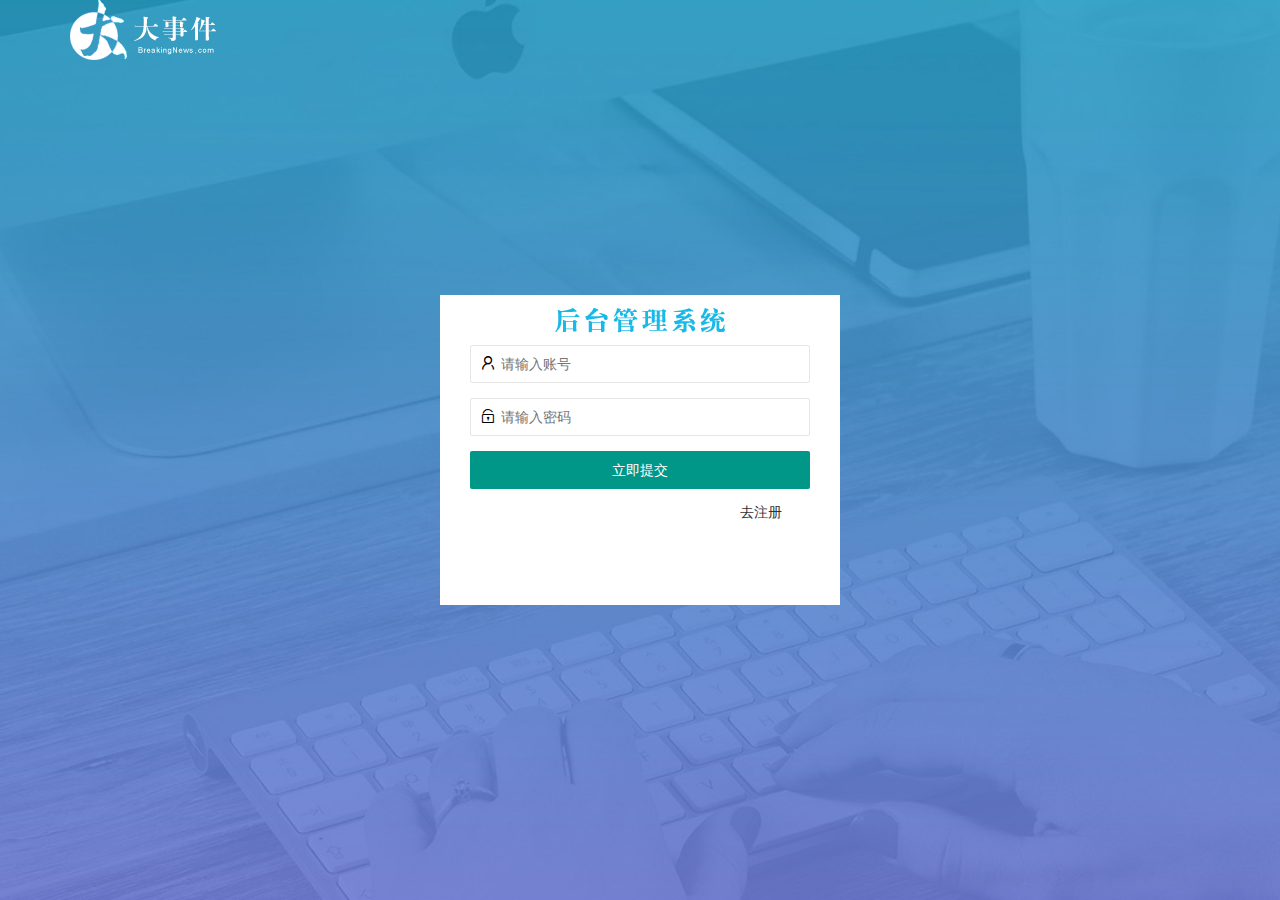
<file: login.html>
<!DOCTYPE html>
<html>
	<head>
		<meta charset="utf-8">
		<title>大事件-登录/注册</title>
		<link rel="stylesheet" type="text/css" href="assets/css/login.css" />
		<link rel="stylesheet" type="text/css" href="assets/lib/layui/css/layui.css" />
		<link rel="stylesheet" type="text/css" href="./assets/lib/layui/css/layui.mobile.css" />
		<script src="assets/lib/jquery.js" type="text/javascript" charset="utf-8"></script>
		<script src="assets/js/login.js" type="text/javascript" charset="utf-8"></script>
		<script src="assets/lib/layui/layui.all.js" type="text/javascript" charset="utf-8"></script>
		<script src="assets/js/baseAPI.js" type="text/javascript" charset="utf-8"></script>
	</head>
	<body>
		<!-- logo设置 -->
		<div class="layui-main">
			<img src="assets/images/logo.png">
		</div>
		<!-- 注册版心设置 -->
		<div class="signInAndUp">
			<!-- 头部logo区域 -->
			<div class="title"></div>
			<!-- 登陆的div -->
			<div class="login" id='login'>
				<form class="layui-form" id="form_login">
					<!-- 账号输入框 -->
					<div class="layui-form-item">
						<i class="layui-icon layui-icon-username"></i>
						<input type="text" name="username" required lay-verify="required" placeholder="请输入账号"
							autocomplete="off" class="layui-input">
					</div>
					<!-- 密码输入框 -->
					<div class="layui-form-item">
						<i class="layui-icon layui-icon-password"></i>
						<input type="password" name="password" required lay-verify="required|pwd" placeholder="请输入密码"
							autocomplete="off" class="layui-input">
					</div>
					<!-- 提交按钮 -->
					<div class="layui-form-item">
						<button class="layui-btn layui-btn-fluid" lay-submit lay-filter="formDemo">立即提交</button>
					</div>
				</form>
				<a href="javascript:;" id="a_login">去注册</a>
			</div>
			<!-- 注册的盒子 -->
			<div class="reg" id="reg">
				<form class="layui-form" id="form_reg">
					<!-- 账号输入框 -->
					<div class="layui-form-item">
						<i class="layui-icon layui-icon-username"></i>
						<input type="text" name="username" required lay-verify="required" placeholder="请输入账号"
							autocomplete="off" class="layui-input">
					</div>
					<!-- 密码输入框 -->
					<div class="layui-form-item">
						<i class="layui-icon layui-icon-password"></i>
						<input type="password" name="password" required lay-verify="required|pwd" placeholder="请输入密码"
							autocomplete="off" class="layui-input">
					</div>
					<!-- 密码确认框 -->
					<div class="layui-form-item">
						<i class="layui-icon layui-icon-password"></i>
						<input type="password" name="password" required lay-verify="required|pwd|repwd"
							placeholder="请再次输入密码" autocomplete="off" class="layui-input">
					</div>
					<!-- 提交按钮 -->
					<div class="layui-form-item">
						<button class="layui-btn layui-btn-fluid" lay-submit lay-filter="formDemo">立即提交</button>
					</div>
				</form>
				<a href="javascript:;" id="a_reg">去登陆</a>
			</div>
		</div>
	</body>
</html>
</file>
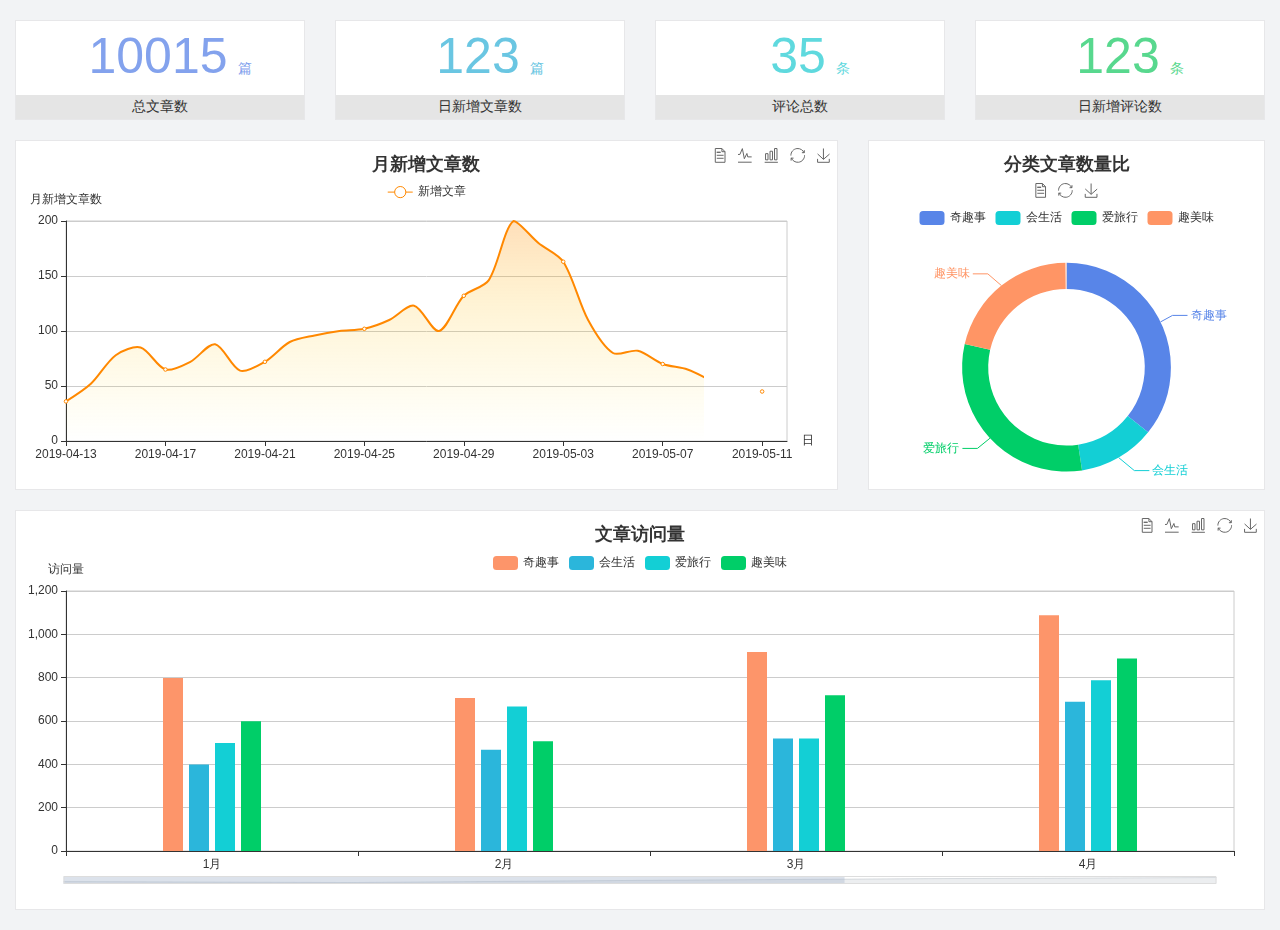
<file: home/dashboard.html>
<!DOCTYPE html>
<html lang="en">

	<head>
		<meta charset="UTF-8">
		<meta name="viewport" content="width=device-width, initial-scale=1.0">
		<meta http-equiv="X-UA-Compatible" content="ie=edge">
		<title>图表统计</title>
		<link rel="stylesheet" type="text/css" href="../assets/lib/bootstrap.css" />
		<link rel="stylesheet" type="text/css" href="../assets/lib/main.css" />
		<script src="../assets/lib/jquery.js" type="text/javascript" charset="utf-8"></script>
		<script src="../assets/lib/echarts.min.js" type="text/javascript" charset="utf-8"></script>
	</head>

	<body>
		<div class="container-fluid">
			<div class="row spannel_list">
				<div class="col-sm-3 col-xs-6">
					<div class="spannel">
						<em>10015</em><span>篇</span>
						<b>总文章数</b>
					</div>
				</div>
				<div class="col-sm-3 col-xs-6">
					<div class="spannel scolor01">
						<em>123</em><span>篇</span>
						<b>日新增文章数</b>
					</div>
				</div>
				<div class="col-sm-3 col-xs-6">
					<div class="spannel scolor02">
						<em>35</em><span>条</span>
						<b>评论总数</b>
					</div>
				</div>
				<div class="col-sm-3 col-xs-6">
					<div class="spannel scolor03">
						<em>123</em><span>条</span>
						<b>日新增评论数</b>
					</div>
				</div>
			</div>
		</div>

		<div class="container-fluid">
			<div class="row curve-pie">
				<div class="col-lg-8 col-md-8">
					<div class="gragh_pannel" id="curve_show"></div>
				</div>
				<div class="col-lg-4 col-md-4">
					<div class="gragh_pannel" id="pie_show"></div>
				</div>
			</div>
		</div>

		<div class="container-fluid">
			<div class="column_pannel" id="column_show"></div>
		</div>

		<script>
			var oChart = echarts.init(document.getElementById('curve_show'));
			var aList_all = [{
					'count': 36,
					'date': '2019-04-13'
				},
				{
					'count': 52,
					'date': '2019-04-14'
				},
				{
					'count': 78,
					'date': '2019-04-15'
				},
				{
					'count': 85,
					'date': '2019-04-16'
				},
				{
					'count': 65,
					'date': '2019-04-17'
				},
				{
					'count': 72,
					'date': '2019-04-18'
				},
				{
					'count': 88,
					'date': '2019-04-19'
				},
				{
					'count': 64,
					'date': '2019-04-20'
				},
				{
					'count': 72,
					'date': '2019-04-21'
				},
				{
					'count': 90,
					'date': '2019-04-22'
				},
				{
					'count': 96,
					'date': '2019-04-23'
				},
				{
					'count': 100,
					'date': '2019-04-24'
				},
				{
					'count': 102,
					'date': '2019-04-25'
				},
				{
					'count': 110,
					'date': '2019-04-26'
				},
				{
					'count': 123,
					'date': '2019-04-27'
				},
				{
					'count': 100,
					'date': '2019-04-28'
				},
				{
					'count': 132,
					'date': '2019-04-29'
				},
				{
					'count': 146,
					'date': '2019-04-30'
				},
				{
					'count': 200,
					'date': '2019-05-01'
				},
				{
					'count': 180,
					'date': '2019-05-02'
				},
				{
					'count': 163,
					'date': '2019-05-03'
				},
				{
					'count': 110,
					'date': '2019-05-04'
				},
				{
					'count': 80,
					'date': '2019-05-05'
				},
				{
					'count': 82,
					'date': '2019-05-06'
				},
				{
					'count': 70,
					'date': '2019-05-07'
				},
				{
					'count': 65,
					'date': '2019-05-08'
				},
				{
					'count': 54,
					'date': '2019-05-09'
				},
				{
					'count': 40,
					'date': '2019-05-10'
				},
				{
					'count': 45,
					'date': '2019-05-11'
				},
				{
					'count': 38,
					'date': '2019-05-12'
				},
			];

			let aCount = [];
			let aDate = [];

			for (var i = 0; i < aList_all.length; i++) {
				aCount.push(aList_all[i].count);
				aDate.push(aList_all[i].date);
			}

			var chartopt = {
				title: {
					text: '月新增文章数',
					left: 'center',
					top: '10'
				},
				tooltip: {
					trigger: 'axis'
				},
				legend: {
					data: ['新增文章'],
					top: '40'
				},
				toolbox: {
					show: true,
					feature: {
						mark: {
							show: true
						},
						dataView: {
							show: true,
							readOnly: false
						},
						magicType: {
							show: true,
							type: ['line', 'bar']
						},
						restore: {
							show: true
						},
						saveAsImage: {
							show: true
						}
					}
				},
				calculable: true,
				xAxis: [{
					name: '日',
					type: 'category',
					boundaryGap: false,
					data: aDate
				}],
				yAxis: [{
					name: '月新增文章数',
					type: 'value'
				}],
				series: [{
					name: '新增文章',
					type: 'line',
					smooth: true,
					itemStyle: {
						normal: {
							areaStyle: {
								type: 'default'
							},
							color: '#f80'
						},
						lineStyle: {
							color: '#f80'
						}
					},
					data: aCount
				}],
				areaStyle: {
					normal: {
						color: new echarts.graphic.LinearGradient(0, 0, 0, 1, [{
							offset: 0,
							color: 'rgba(255,136,0,0.39)'
						}, {
							offset: .34,
							color: 'rgba(255,180,0,0.25)'
						}, {
							offset: 1,
							color: 'rgba(255,222,0,0.00)'
						}])

					}
				},
				grid: {
					show: true,
					x: 50,
					x2: 50,
					y: 80,
					height: 220
				}
			};

			oChart.setOption(chartopt);


			var oPie = echarts.init(document.getElementById('pie_show'));
			var oPieopt = {
				title: {
					top: 10,
					text: '分类文章数量比',
					x: 'center'
				},
				tooltip: {
					trigger: 'item',
					formatter: "{a} <br/>{b} : {c} ({d}%)"
				},
				color: ['#5885e8', '#13cfd5', '#00ce68', '#ff9565'],
				legend: {
					x: 'center',
					top: 65,
					data: ['奇趣事', '会生活', '爱旅行', '趣美味']
				},
				toolbox: {
					show: true,
					x: 'center',
					top: 35,
					feature: {
						mark: {
							show: true
						},
						dataView: {
							show: true,
							readOnly: false
						},
						magicType: {
							show: true,
							type: ['pie', 'funnel'],
							option: {
								funnel: {
									x: '25%',
									width: '50%',
									funnelAlign: 'left',
									max: 1548
								}
							}
						},
						restore: {
							show: true
						},
						saveAsImage: {
							show: true
						}
					}
				},
				calculable: true,
				series: [{
					name: '访问来源',
					type: 'pie',
					radius: ['45%', '60%'],
					center: ['50%', '65%'],
					data: [{
							value: 300,
							name: '奇趣事'
						},
						{
							value: 100,
							name: '会生活'
						},
						{
							value: 260,
							name: '爱旅行'
						},
						{
							value: 180,
							name: '趣美味'
						}
					]
				}]
			};
			oPie.setOption(oPieopt);



			var oColumn = this.echarts.init(document.getElementById('column_show'));
			var oColumnopt = {
				title: {
					text: '文章访问量',
					left: 'center',
					top: '10'
				},
				tooltip: {
					trigger: 'axis'
				},
				legend: {
					data: ['奇趣事', '会生活', '爱旅行', '趣美味'],
					top: '40'
				},
				toolbox: {
					show: true,
					feature: {
						mark: {
							show: true
						},
						dataView: {
							show: true,
							readOnly: false
						},
						magicType: {
							show: true,
							type: ['line', 'bar']
						},
						restore: {
							show: true
						},
						saveAsImage: {
							show: true
						}
					}
				},
				calculable: true,
				xAxis: [{
					type: 'category',
					data: ['1月', '2月', '3月', '4月', '5月']
				}],
				yAxis: [{
					name: '访问量',
					type: 'value'
				}],
				series: [{
						name: '奇趣事',
						type: 'bar',
						barWidth: 20,
						itemStyle: {
							normal: {
								areaStyle: {
									type: 'default'
								},
								color: '#fd956a'
							}
						},
						data: [800, 708, 920, 1090, 1200]
					},
					{
						name: '会生活',
						type: 'bar',
						barWidth: 20,
						itemStyle: {
							normal: {
								areaStyle: {
									type: 'default'
								},
								color: '#2bb6db'
							}
						},
						data: [400, 468, 520, 690, 800]
					},
					{
						name: '爱旅行',
						type: 'bar',
						barWidth: 20,
						itemStyle: {
							normal: {
								areaStyle: {
									type: 'default'
								},
								color: '#13cfd5'
							}
						},
						data: [500, 668, 520, 790, 900]
					},
					{
						name: '趣美味',
						type: 'bar',
						barWidth: 20,
						itemStyle: {
							normal: {
								areaStyle: {
									type: 'default'
								},
								color: '#00ce68'
							}
						},
						data: [600, 508, 720, 890, 1000]
					}
				],
				grid: {
					show: true,
					x: 50,
					x2: 30,
					y: 80,
					height: 260
				},
				dataZoom: [ //给x轴设置滚动条
					{
						start: 0, //默认为0
						end: 100 - 1000 / 31, //默认为100
						type: 'slider',
						show: true,
						xAxisIndex: [0],
						handleSize: 0, //滑动条的 左右2个滑动条的大小
						height: 8, //组件高度
						left: 45, //左边的距离
						right: 50, //右边的距离
						bottom: 26, //右边的距离
						handleColor: '#ddd', //h滑动图标的颜色
						handleStyle: {
							borderColor: "#cacaca",
							borderWidth: "1",
							shadowBlur: 2,
							background: "#ddd",
							shadowColor: "#ddd",
						}
					}
				]
			};
			oColumn.setOption(oColumnopt);
		</script>
	</body>

</html>
</file>
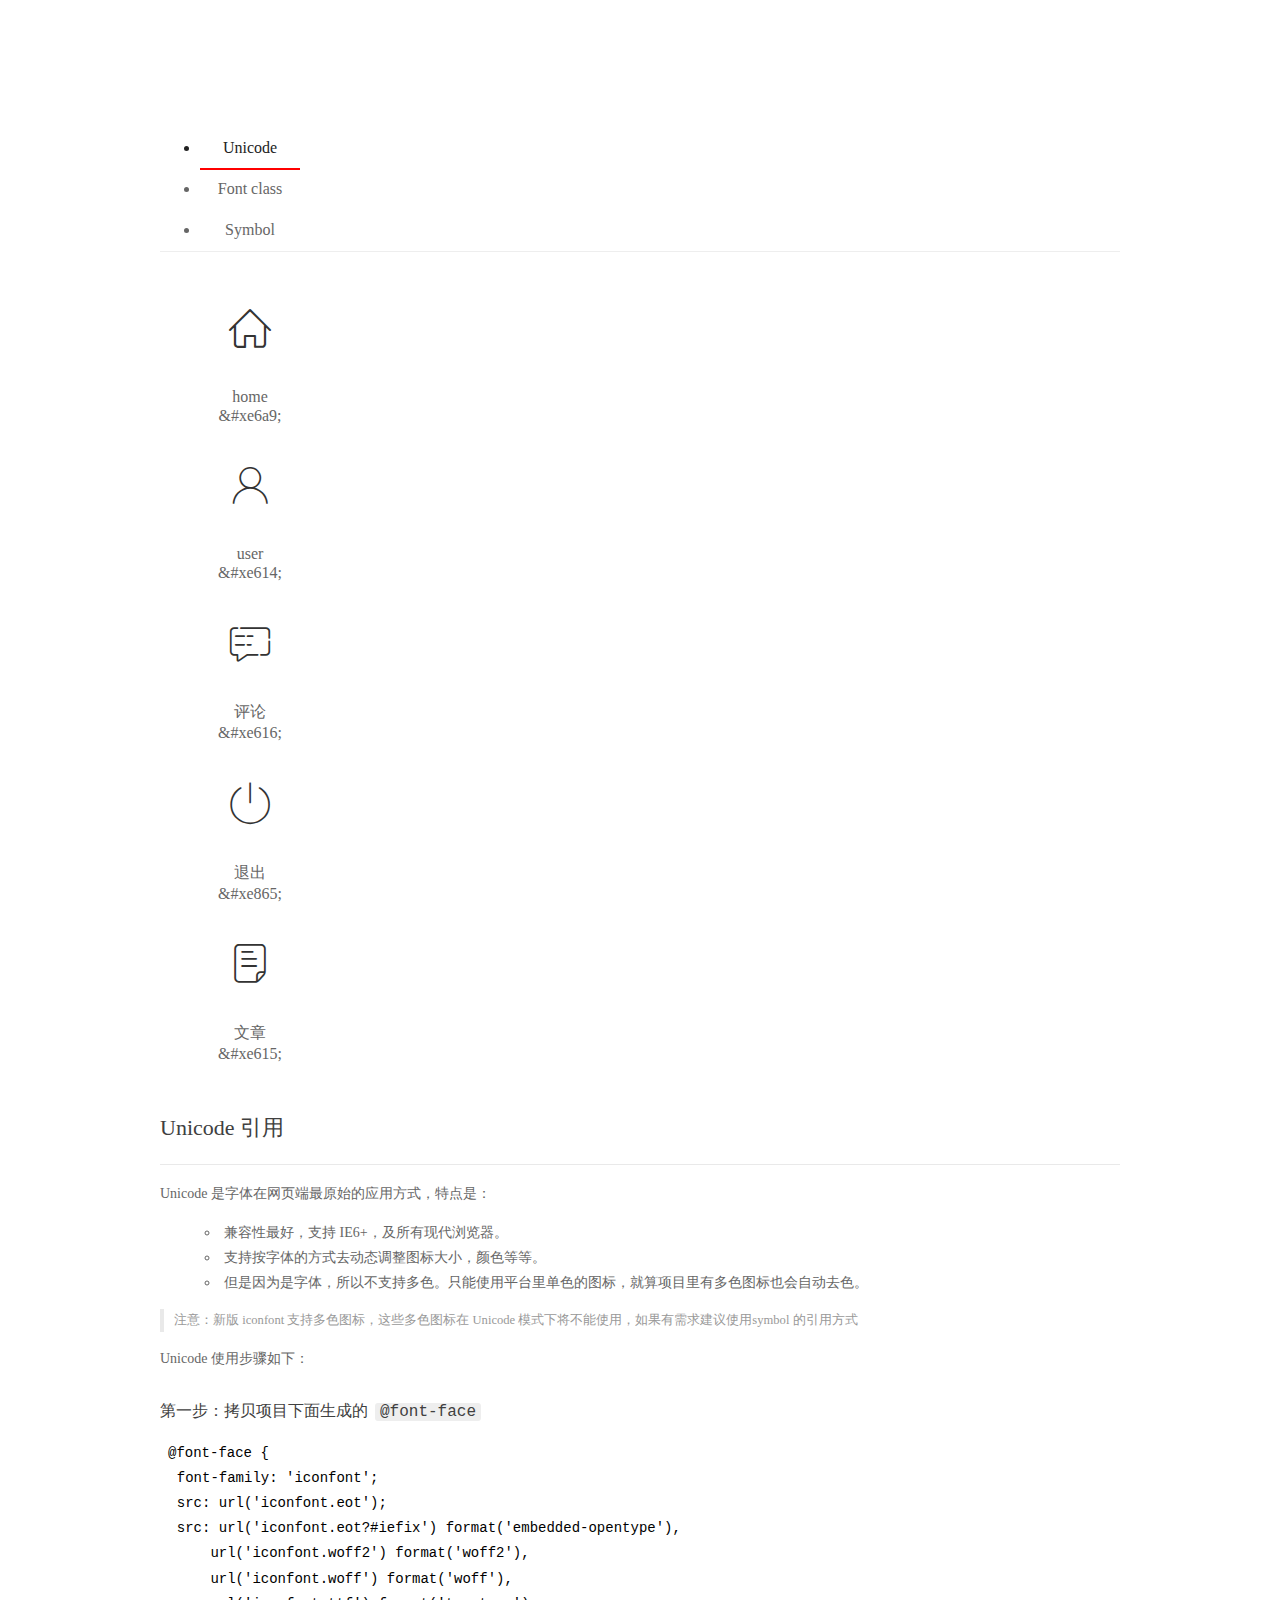
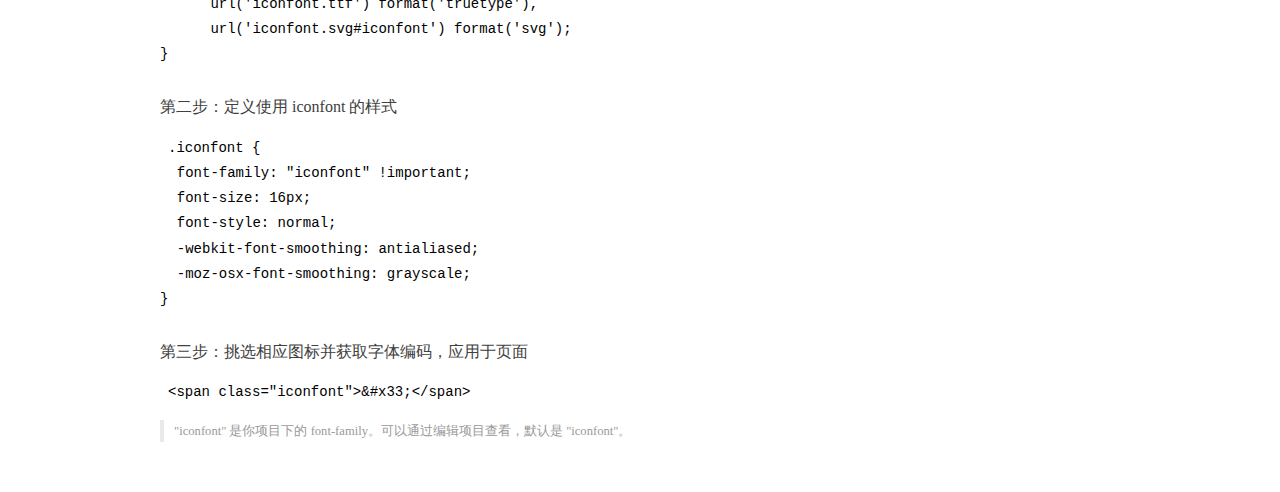
<file: assets/fonts/demo_index.html>
<!DOCTYPE html>
<html>
<head>
  <meta charset="utf-8"/>
  <title>IconFont Demo</title>
  <link rel="shortcut icon" href="https://gtms04.alicdn.com/tps/i4/TB1_oz6GVXXXXaFXpXXJDFnIXXX-64-64.ico" type="image/x-icon"/>
  <link rel="stylesheet" href="https://g.alicdn.com/thx/cube/1.3.2/cube.min.css">
  <link rel="stylesheet" href="demo.css">
  <link rel="stylesheet" href="iconfont.css">
  <script src="iconfont.js"></script>
  <!-- jQuery -->
  <script src="https://a1.alicdn.com/oss/uploads/2018/12/26/7bfddb60-08e8-11e9-9b04-53e73bb6408b.js"></script>
  <!-- 代码高亮 -->
  <script src="https://a1.alicdn.com/oss/uploads/2018/12/26/a3f714d0-08e6-11e9-8a15-ebf944d7534c.js"></script>
</head>
<body>
  <div class="main">
    <h1 class="logo"><a href="https://www.iconfont.cn/" title="iconfont 首页" target="_blank">&#xe86b;</a></h1>
    <div class="nav-tabs">
      <ul id="tabs" class="dib-box">
        <li class="dib active"><span>Unicode</span></li>
        <li class="dib"><span>Font class</span></li>
        <li class="dib"><span>Symbol</span></li>
      </ul>
      
    </div>
    <div class="tab-container">
      <div class="content unicode" style="display: block;">
          <ul class="icon_lists dib-box">
          
            <li class="dib">
              <span class="icon iconfont">&#xe6a9;</span>
                <div class="name">home</div>
                <div class="code-name">&amp;#xe6a9;</div>
              </li>
          
            <li class="dib">
              <span class="icon iconfont">&#xe614;</span>
                <div class="name">user</div>
                <div class="code-name">&amp;#xe614;</div>
              </li>
          
            <li class="dib">
              <span class="icon iconfont">&#xe616;</span>
                <div class="name">评论</div>
                <div class="code-name">&amp;#xe616;</div>
              </li>
          
            <li class="dib">
              <span class="icon iconfont">&#xe865;</span>
                <div class="name">退出</div>
                <div class="code-name">&amp;#xe865;</div>
              </li>
          
            <li class="dib">
              <span class="icon iconfont">&#xe615;</span>
                <div class="name">文章</div>
                <div class="code-name">&amp;#xe615;</div>
              </li>
          
          </ul>
          <div class="article markdown">
          <h2 id="unicode-">Unicode 引用</h2>
          <hr>

          <p>Unicode 是字体在网页端最原始的应用方式，特点是：</p>
          <ul>
            <li>兼容性最好，支持 IE6+，及所有现代浏览器。</li>
            <li>支持按字体的方式去动态调整图标大小，颜色等等。</li>
            <li>但是因为是字体，所以不支持多色。只能使用平台里单色的图标，就算项目里有多色图标也会自动去色。</li>
          </ul>
          <blockquote>
            <p>注意：新版 iconfont 支持多色图标，这些多色图标在 Unicode 模式下将不能使用，如果有需求建议使用symbol 的引用方式</p>
          </blockquote>
          <p>Unicode 使用步骤如下：</p>
          <h3 id="-font-face">第一步：拷贝项目下面生成的 <code>@font-face</code></h3>
<pre><code class="language-css"
>@font-face {
  font-family: 'iconfont';
  src: url('iconfont.eot');
  src: url('iconfont.eot?#iefix') format('embedded-opentype'),
      url('iconfont.woff2') format('woff2'),
      url('iconfont.woff') format('woff'),
      url('iconfont.ttf') format('truetype'),
      url('iconfont.svg#iconfont') format('svg');
}
</code></pre>
          <h3 id="-iconfont-">第二步：定义使用 iconfont 的样式</h3>
<pre><code class="language-css"
>.iconfont {
  font-family: "iconfont" !important;
  font-size: 16px;
  font-style: normal;
  -webkit-font-smoothing: antialiased;
  -moz-osx-font-smoothing: grayscale;
}
</code></pre>
          <h3 id="-">第三步：挑选相应图标并获取字体编码，应用于页面</h3>
<pre>
<code class="language-html"
>&lt;span class="iconfont"&gt;&amp;#x33;&lt;/span&gt;
</code></pre>
          <blockquote>
            <p>"iconfont" 是你项目下的 font-family。可以通过编辑项目查看，默认是 "iconfont"。</p>
          </blockquote>
          </div>
      </div>
      <div class="content font-class">
        <ul class="icon_lists dib-box">
          
          <li class="dib">
            <span class="icon iconfont icon-home"></span>
            <div class="name">
              home
            </div>
            <div class="code-name">.icon-home
            </div>
          </li>
          
          <li class="dib">
            <span class="icon iconfont icon-user"></span>
            <div class="name">
              user
            </div>
            <div class="code-name">.icon-user
            </div>
          </li>
          
          <li class="dib">
            <span class="icon iconfont icon-pinglun"></span>
            <div class="name">
              评论
            </div>
            <div class="code-name">.icon-pinglun
            </div>
          </li>
          
          <li class="dib">
            <span class="icon iconfont icon-tuichu"></span>
            <div class="name">
              退出
            </div>
            <div class="code-name">.icon-tuichu
            </div>
          </li>
          
          <li class="dib">
            <span class="icon iconfont icon-16"></span>
            <div class="name">
              文章
            </div>
            <div class="code-name">.icon-16
            </div>
          </li>
          
        </ul>
        <div class="article markdown">
        <h2 id="font-class-">font-class 引用</h2>
        <hr>

        <p>font-class 是 Unicode 使用方式的一种变种，主要是解决 Unicode 书写不直观，语意不明确的问题。</p>
        <p>与 Unicode 使用方式相比，具有如下特点：</p>
        <ul>
          <li>兼容性良好，支持 IE8+，及所有现代浏览器。</li>
          <li>相比于 Unicode 语意明确，书写更直观。可以很容易分辨这个 icon 是什么。</li>
          <li>因为使用 class 来定义图标，所以当要替换图标时，只需要修改 class 里面的 Unicode 引用。</li>
          <li>不过因为本质上还是使用的字体，所以多色图标还是不支持的。</li>
        </ul>
        <p>使用步骤如下：</p>
        <h3 id="-fontclass-">第一步：引入项目下面生成的 fontclass 代码：</h3>
<pre><code class="language-html">&lt;link rel="stylesheet" href="./iconfont.css"&gt;
</code></pre>
        <h3 id="-">第二步：挑选相应图标并获取类名，应用于页面：</h3>
<pre><code class="language-html">&lt;span class="iconfont icon-xxx"&gt;&lt;/span&gt;
</code></pre>
        <blockquote>
          <p>"
            iconfont" 是你项目下的 font-family。可以通过编辑项目查看，默认是 "iconfont"。</p>
        </blockquote>
      </div>
      </div>
      <div class="content symbol">
          <ul class="icon_lists dib-box">
          
            <li class="dib">
                <svg class="icon svg-icon" aria-hidden="true">
                  <use xlink:href="#icon-home"></use>
                </svg>
                <div class="name">home</div>
                <div class="code-name">#icon-home</div>
            </li>
          
            <li class="dib">
                <svg class="icon svg-icon" aria-hidden="true">
                  <use xlink:href="#icon-user"></use>
                </svg>
                <div class="name">user</div>
                <div class="code-name">#icon-user</div>
            </li>
          
            <li class="dib">
                <svg class="icon svg-icon" aria-hidden="true">
                  <use xlink:href="#icon-pinglun"></use>
                </svg>
                <div class="name">评论</div>
                <div class="code-name">#icon-pinglun</div>
            </li>
          
            <li class="dib">
                <svg class="icon svg-icon" aria-hidden="true">
                  <use xlink:href="#icon-tuichu"></use>
                </svg>
                <div class="name">退出</div>
                <div class="code-name">#icon-tuichu</div>
            </li>
          
            <li class="dib">
                <svg class="icon svg-icon" aria-hidden="true">
                  <use xlink:href="#icon-16"></use>
                </svg>
                <div class="name">文章</div>
                <div class="code-name">#icon-16</div>
            </li>
          
          </ul>
          <div class="article markdown">
          <h2 id="symbol-">Symbol 引用</h2>
          <hr>

          <p>这是一种全新的使用方式，应该说这才是未来的主流，也是平台目前推荐的用法。相关介绍可以参考这篇<a href="">文章</a>
            这种用法其实是做了一个 SVG 的集合，与另外两种相比具有如下特点：</p>
          <ul>
            <li>支持多色图标了，不再受单色限制。</li>
            <li>通过一些技巧，支持像字体那样，通过 <code>font-size</code>, <code>color</code> 来调整样式。</li>
            <li>兼容性较差，支持 IE9+，及现代浏览器。</li>
            <li>浏览器渲染 SVG 的性能一般，还不如 png。</li>
          </ul>
          <p>使用步骤如下：</p>
          <h3 id="-symbol-">第一步：引入项目下面生成的 symbol 代码：</h3>
<pre><code class="language-html">&lt;script src="./iconfont.js"&gt;&lt;/script&gt;
</code></pre>
          <h3 id="-css-">第二步：加入通用 CSS 代码（引入一次就行）：</h3>
<pre><code class="language-html">&lt;style&gt;
.icon {
  width: 1em;
  height: 1em;
  vertical-align: -0.15em;
  fill: currentColor;
  overflow: hidden;
}
&lt;/style&gt;
</code></pre>
          <h3 id="-">第三步：挑选相应图标并获取类名，应用于页面：</h3>
<pre><code class="language-html">&lt;svg class="icon" aria-hidden="true"&gt;
  &lt;use xlink:href="#icon-xxx"&gt;&lt;/use&gt;
&lt;/svg&gt;
</code></pre>
          </div>
      </div>

    </div>
  </div>
  <script>
  $(document).ready(function () {
      $('.tab-container .content:first').show()

      $('#tabs li').click(function (e) {
        var tabContent = $('.tab-container .content')
        var index = $(this).index()

        if ($(this).hasClass('active')) {
          return
        } else {
          $('#tabs li').removeClass('active')
          $(this).addClass('active')

          tabContent.hide().eq(index).fadeIn()
        }
      })
    })
  </script>
</body>
</html>
</file>
<file: assets/css/login.css>
html,body{
	margin: 0;
	padding: 0;
	height: 100%;
	width: 100%;
	background: url(../images/login_bg.jpg) no-repeat center;
	background-size: cover;
}
.signInAndUp{
	width: 400px;
	height: 310px;
	position: absolute;
	left: 50%;
	top: 50%;
	transform: translate(-50%,-50%);
	background-color: white;
}
.title{
	height: 50px;
	background: url(../images/login_title.png) no-repeat center;
}
.reg{
	display: none;
}
a{
	margin-left: 300px;
}
.layui-form-item{
	padding: 0 30px;
}
.layui-form-item{
	position: relative;
}
.layui-form-item i{
	position: absolute;
	left: 40px;
	top: 10px;
}
.layui-form-item input{
	padding-left: 30px;
}
</file>
<file: assets/lib/layui/css/layui.css>
/** layui-v2.5.5 MIT License By https://www.layui.com */
 .layui-inline,img{display:inline-block;vertical-align:middle}h1,h2,h3,h4,h5,h6{font-weight:400}.layui-edge,.layui-header,.layui-inline,.layui-main{position:relative}.layui-body,.layui-edge,.layui-elip{overflow:hidden}.layui-btn,.layui-edge,.layui-inline,img{vertical-align:middle}.layui-btn,.layui-disabled,.layui-icon,.layui-unselect{-moz-user-select:none;-webkit-user-select:none;-ms-user-select:none}.layui-elip,.layui-form-checkbox span,.layui-form-pane .layui-form-label{text-overflow:ellipsis;white-space:nowrap}.layui-breadcrumb,.layui-tree-btnGroup{visibility:hidden}blockquote,body,button,dd,div,dl,dt,form,h1,h2,h3,h4,h5,h6,input,li,ol,p,pre,td,textarea,th,ul{margin:0;padding:0;-webkit-tap-highlight-color:rgba(0,0,0,0)}a:active,a:hover{outline:0}img{border:none}li{list-style:none}table{border-collapse:collapse;border-spacing:0}h4,h5,h6{font-size:100%}button,input,optgroup,option,select,textarea{font-family:inherit;font-size:inherit;font-style:inherit;font-weight:inherit;outline:0}pre{white-space:pre-wrap;white-space:-moz-pre-wrap;white-space:-pre-wrap;white-space:-o-pre-wrap;word-wrap:break-word}body{line-height:24px;font:14px Helvetica Neue,Helvetica,PingFang SC,Tahoma,Arial,sans-serif}hr{height:1px;margin:10px 0;border:0;clear:both}a{color:#333;text-decoration:none}a:hover{color:#777}a cite{font-style:normal;*cursor:pointer}.layui-border-box,.layui-border-box *{box-sizing:border-box}.layui-box,.layui-box *{box-sizing:content-box}.layui-clear{clear:both;*zoom:1}.layui-clear:after{content:'\20';clear:both;*zoom:1;display:block;height:0}.layui-inline{*display:inline;*zoom:1}.layui-edge{display:inline-block;width:0;height:0;border-width:6px;border-style:dashed;border-color:transparent}.layui-edge-top{top:-4px;border-bottom-color:#999;border-bottom-style:solid}.layui-edge-right{border-left-color:#999;border-left-style:solid}.layui-edge-bottom{top:2px;border-top-color:#999;border-top-style:solid}.layui-edge-left{border-right-color:#999;border-right-style:solid}.layui-disabled,.layui-disabled:hover{color:#d2d2d2!important;cursor:not-allowed!important}.layui-circle{border-radius:100%}.layui-show{display:block!important}.layui-hide{display:none!important}@font-face{font-family:layui-icon;src:url(../font/iconfont.eot?v=250);src:url(../font/iconfont.eot?v=250#iefix) format('embedded-opentype'),url(../font/iconfont.woff2?v=250) format('woff2'),url(../font/iconfont.woff?v=250) format('woff'),url(../font/iconfont.ttf?v=250) format('truetype'),url(../font/iconfont.svg?v=250#layui-icon) format('svg')}.layui-icon{font-family:layui-icon!important;font-size:16px;font-style:normal;-webkit-font-smoothing:antialiased;-moz-osx-font-smoothing:grayscale}.layui-icon-reply-fill:before{content:"\e611"}.layui-icon-set-fill:before{content:"\e614"}.layui-icon-menu-fill:before{content:"\e60f"}.layui-icon-search:before{content:"\e615"}.layui-icon-share:before{content:"\e641"}.layui-icon-set-sm:before{content:"\e620"}.layui-icon-engine:before{content:"\e628"}.layui-icon-close:before{content:"\1006"}.layui-icon-close-fill:before{content:"\1007"}.layui-icon-chart-screen:before{content:"\e629"}.layui-icon-star:before{content:"\e600"}.layui-icon-circle-dot:before{content:"\e617"}.layui-icon-chat:before{content:"\e606"}.layui-icon-release:before{content:"\e609"}.layui-icon-list:before{content:"\e60a"}.layui-icon-chart:before{content:"\e62c"}.layui-icon-ok-circle:before{content:"\1005"}.layui-icon-layim-theme:before{content:"\e61b"}.layui-icon-table:before{content:"\e62d"}.layui-icon-right:before{content:"\e602"}.layui-icon-left:before{content:"\e603"}.layui-icon-cart-simple:before{content:"\e698"}.layui-icon-face-cry:before{content:"\e69c"}.layui-icon-face-smile:before{content:"\e6af"}.layui-icon-survey:before{content:"\e6b2"}.layui-icon-tree:before{content:"\e62e"}.layui-icon-upload-circle:before{content:"\e62f"}.layui-icon-add-circle:before{content:"\e61f"}.layui-icon-download-circle:before{content:"\e601"}.layui-icon-templeate-1:before{content:"\e630"}.layui-icon-util:before{content:"\e631"}.layui-icon-face-surprised:before{content:"\e664"}.layui-icon-edit:before{content:"\e642"}.layui-icon-speaker:before{content:"\e645"}.layui-icon-down:before{content:"\e61a"}.layui-icon-file:before{content:"\e621"}.layui-icon-layouts:before{content:"\e632"}.layui-icon-rate-half:before{content:"\e6c9"}.layui-icon-add-circle-fine:before{content:"\e608"}.layui-icon-prev-circle:before{content:"\e633"}.layui-icon-read:before{content:"\e705"}.layui-icon-404:before{content:"\e61c"}.layui-icon-carousel:before{content:"\e634"}.layui-icon-help:before{content:"\e607"}.layui-icon-code-circle:before{content:"\e635"}.layui-icon-water:before{content:"\e636"}.layui-icon-username:before{content:"\e66f"}.layui-icon-find-fill:before{content:"\e670"}.layui-icon-about:before{content:"\e60b"}.layui-icon-location:before{content:"\e715"}.layui-icon-up:before{content:"\e619"}.layui-icon-pause:before{content:"\e651"}.layui-icon-date:before{content:"\e637"}.layui-icon-layim-uploadfile:before{content:"\e61d"}.layui-icon-delete:before{content:"\e640"}.layui-icon-play:before{content:"\e652"}.layui-icon-top:before{content:"\e604"}.layui-icon-friends:before{content:"\e612"}.layui-icon-refresh-3:before{content:"\e9aa"}.layui-icon-ok:before{content:"\e605"}.layui-icon-layer:before{content:"\e638"}.layui-icon-face-smile-fine:before{content:"\e60c"}.layui-icon-dollar:before{content:"\e659"}.layui-icon-group:before{content:"\e613"}.layui-icon-layim-download:before{content:"\e61e"}.layui-icon-picture-fine:before{content:"\e60d"}.layui-icon-link:before{content:"\e64c"}.layui-icon-diamond:before{content:"\e735"}.layui-icon-log:before{content:"\e60e"}.layui-icon-rate-solid:before{content:"\e67a"}.layui-icon-fonts-del:before{content:"\e64f"}.layui-icon-unlink:before{content:"\e64d"}.layui-icon-fonts-clear:before{content:"\e639"}.layui-icon-triangle-r:before{content:"\e623"}.layui-icon-circle:before{content:"\e63f"}.layui-icon-radio:before{content:"\e643"}.layui-icon-align-center:before{content:"\e647"}.layui-icon-align-right:before{content:"\e648"}.layui-icon-align-left:before{content:"\e649"}.layui-icon-loading-1:before{content:"\e63e"}.layui-icon-return:before{content:"\e65c"}.layui-icon-fonts-strong:before{content:"\e62b"}.layui-icon-upload:before{content:"\e67c"}.layui-icon-dialogue:before{content:"\e63a"}.layui-icon-video:before{content:"\e6ed"}.layui-icon-headset:before{content:"\e6fc"}.layui-icon-cellphone-fine:before{content:"\e63b"}.layui-icon-add-1:before{content:"\e654"}.layui-icon-face-smile-b:before{content:"\e650"}.layui-icon-fonts-html:before{content:"\e64b"}.layui-icon-form:before{content:"\e63c"}.layui-icon-cart:before{content:"\e657"}.layui-icon-camera-fill:before{content:"\e65d"}.layui-icon-tabs:before{content:"\e62a"}.layui-icon-fonts-code:before{content:"\e64e"}.layui-icon-fire:before{content:"\e756"}.layui-icon-set:before{content:"\e716"}.layui-icon-fonts-u:before{content:"\e646"}.layui-icon-triangle-d:before{content:"\e625"}.layui-icon-tips:before{content:"\e702"}.layui-icon-picture:before{content:"\e64a"}.layui-icon-more-vertical:before{content:"\e671"}.layui-icon-flag:before{content:"\e66c"}.layui-icon-loading:before{content:"\e63d"}.layui-icon-fonts-i:before{content:"\e644"}.layui-icon-refresh-1:before{content:"\e666"}.layui-icon-rmb:before{content:"\e65e"}.layui-icon-home:before{content:"\e68e"}.layui-icon-user:before{content:"\e770"}.layui-icon-notice:before{content:"\e667"}.layui-icon-login-weibo:before{content:"\e675"}.layui-icon-voice:before{content:"\e688"}.layui-icon-upload-drag:before{content:"\e681"}.layui-icon-login-qq:before{content:"\e676"}.layui-icon-snowflake:before{content:"\e6b1"}.layui-icon-file-b:before{content:"\e655"}.layui-icon-template:before{content:"\e663"}.layui-icon-auz:before{content:"\e672"}.layui-icon-console:before{content:"\e665"}.layui-icon-app:before{content:"\e653"}.layui-icon-prev:before{content:"\e65a"}.layui-icon-website:before{content:"\e7ae"}.layui-icon-next:before{content:"\e65b"}.layui-icon-component:before{content:"\e857"}.layui-icon-more:before{content:"\e65f"}.layui-icon-login-wechat:before{content:"\e677"}.layui-icon-shrink-right:before{content:"\e668"}.layui-icon-spread-left:before{content:"\e66b"}.layui-icon-camera:before{content:"\e660"}.layui-icon-note:before{content:"\e66e"}.layui-icon-refresh:before{content:"\e669"}.layui-icon-female:before{content:"\e661"}.layui-icon-male:before{content:"\e662"}.layui-icon-password:before{content:"\e673"}.layui-icon-senior:before{content:"\e674"}.layui-icon-theme:before{content:"\e66a"}.layui-icon-tread:before{content:"\e6c5"}.layui-icon-praise:before{content:"\e6c6"}.layui-icon-star-fill:before{content:"\e658"}.layui-icon-rate:before{content:"\e67b"}.layui-icon-template-1:before{content:"\e656"}.layui-icon-vercode:before{content:"\e679"}.layui-icon-cellphone:before{content:"\e678"}.layui-icon-screen-full:before{content:"\e622"}.layui-icon-screen-restore:before{content:"\e758"}.layui-icon-cols:before{content:"\e610"}.layui-icon-export:before{content:"\e67d"}.layui-icon-print:before{content:"\e66d"}.layui-icon-slider:before{content:"\e714"}.layui-icon-addition:before{content:"\e624"}.layui-icon-subtraction:before{content:"\e67e"}.layui-icon-service:before{content:"\e626"}.layui-icon-transfer:before{content:"\e691"}.layui-main{width:1140px;margin:0 auto}.layui-header{z-index:1000;height:60px}.layui-header a:hover{transition:all .5s;-webkit-transition:all .5s}.layui-side{position:fixed;left:0;top:0;bottom:0;z-index:999;width:200px;overflow-x:hidden}.layui-side-scroll{position:relative;width:220px;height:100%;overflow-x:hidden}.layui-body{position:absolute;left:200px;right:0;top:0;bottom:0;z-index:998;width:auto;overflow-y:auto;box-sizing:border-box}.layui-layout-body{overflow:hidden}.layui-layout-admin .layui-header{background-color:#23262E}.layui-layout-admin .layui-side{top:60px;width:200px;overflow-x:hidden}.layui-layout-admin .layui-body{position:fixed;top:60px;bottom:44px}.layui-layout-admin .layui-main{width:auto;margin:0 15px}.layui-layout-admin .layui-footer{position:fixed;left:200px;right:0;bottom:0;height:44px;line-height:44px;padding:0 15px;background-color:#eee}.layui-layout-admin .layui-logo{position:absolute;left:0;top:0;width:200px;height:100%;line-height:60px;text-align:center;color:#009688;font-size:16px}.layui-layout-admin .layui-header .layui-nav{background:0 0}.layui-layout-left{position:absolute!important;left:200px;top:0}.layui-layout-right{position:absolute!important;right:0;top:0}.layui-container{position:relative;margin:0 auto;padding:0 15px;box-sizing:border-box}.layui-fluid{position:relative;margin:0 auto;padding:0 15px}.layui-row:after,.layui-row:before{content:'';display:block;clear:both}.layui-col-lg1,.layui-col-lg10,.layui-col-lg11,.layui-col-lg12,.layui-col-lg2,.layui-col-lg3,.layui-col-lg4,.layui-col-lg5,.layui-col-lg6,.layui-col-lg7,.layui-col-lg8,.layui-col-lg9,.layui-col-md1,.layui-col-md10,.layui-col-md11,.layui-col-md12,.layui-col-md2,.layui-col-md3,.layui-col-md4,.layui-col-md5,.layui-col-md6,.layui-col-md7,.layui-col-md8,.layui-col-md9,.layui-col-sm1,.layui-col-sm10,.layui-col-sm11,.layui-col-sm12,.layui-col-sm2,.layui-col-sm3,.layui-col-sm4,.layui-col-sm5,.layui-col-sm6,.layui-col-sm7,.layui-col-sm8,.layui-col-sm9,.layui-col-xs1,.layui-col-xs10,.layui-col-xs11,.layui-col-xs12,.layui-col-xs2,.layui-col-xs3,.layui-col-xs4,.layui-col-xs5,.layui-col-xs6,.layui-col-xs7,.layui-col-xs8,.layui-col-xs9{position:relative;display:block;box-sizing:border-box}.layui-col-xs1,.layui-col-xs10,.layui-col-xs11,.layui-col-xs12,.layui-col-xs2,.layui-col-xs3,.layui-col-xs4,.layui-col-xs5,.layui-col-xs6,.layui-col-xs7,.layui-col-xs8,.layui-col-xs9{float:left}.layui-col-xs1{width:8.33333333%}.layui-col-xs2{width:16.66666667%}.layui-col-xs3{width:25%}.layui-col-xs4{width:33.33333333%}.layui-col-xs5{width:41.66666667%}.layui-col-xs6{width:50%}.layui-col-xs7{width:58.33333333%}.layui-col-xs8{width:66.66666667%}.layui-col-xs9{width:75%}.layui-col-xs10{width:83.33333333%}.layui-col-xs11{width:91.66666667%}.layui-col-xs12{width:100%}.layui-col-xs-offset1{margin-left:8.33333333%}.layui-col-xs-offset2{margin-left:16.66666667%}.layui-col-xs-offset3{margin-left:25%}.layui-col-xs-offset4{margin-left:33.33333333%}.layui-col-xs-offset5{margin-left:41.66666667%}.layui-col-xs-offset6{margin-left:50%}.layui-col-xs-offset7{margin-left:58.33333333%}.layui-col-xs-offset8{margin-left:66.66666667%}.layui-col-xs-offset9{margin-left:75%}.layui-col-xs-offset10{margin-left:83.33333333%}.layui-col-xs-offset11{margin-left:91.66666667%}.layui-col-xs-offset12{margin-left:100%}@media screen and (max-width:768px){.layui-hide-xs{display:none!important}.layui-show-xs-block{display:block!important}.layui-show-xs-inline{display:inline!important}.layui-show-xs-inline-block{display:inline-block!important}}@media screen and (min-width:768px){.layui-container{width:750px}.layui-hide-sm{display:none!important}.layui-show-sm-block{display:block!important}.layui-show-sm-inline{display:inline!important}.layui-show-sm-inline-block{display:inline-block!important}.layui-col-sm1,.layui-col-sm10,.layui-col-sm11,.layui-col-sm12,.layui-col-sm2,.layui-col-sm3,.layui-col-sm4,.layui-col-sm5,.layui-col-sm6,.layui-col-sm7,.layui-col-sm8,.layui-col-sm9{float:left}.layui-col-sm1{width:8.33333333%}.layui-col-sm2{width:16.66666667%}.layui-col-sm3{width:25%}.layui-col-sm4{width:33.33333333%}.layui-col-sm5{width:41.66666667%}.layui-col-sm6{width:50%}.layui-col-sm7{width:58.33333333%}.layui-col-sm8{width:66.66666667%}.layui-col-sm9{width:75%}.layui-col-sm10{width:83.33333333%}.layui-col-sm11{width:91.66666667%}.layui-col-sm12{width:100%}.layui-col-sm-offset1{margin-left:8.33333333%}.layui-col-sm-offset2{margin-left:16.66666667%}.layui-col-sm-offset3{margin-left:25%}.layui-col-sm-offset4{margin-left:33.33333333%}.layui-col-sm-offset5{margin-left:41.66666667%}.layui-col-sm-offset6{margin-left:50%}.layui-col-sm-offset7{margin-left:58.33333333%}.layui-col-sm-offset8{margin-left:66.66666667%}.layui-col-sm-offset9{margin-left:75%}.layui-col-sm-offset10{margin-left:83.33333333%}.layui-col-sm-offset11{margin-left:91.66666667%}.layui-col-sm-offset12{margin-left:100%}}@media screen and (min-width:992px){.layui-container{width:970px}.layui-hide-md{display:none!important}.layui-show-md-block{display:block!important}.layui-show-md-inline{display:inline!important}.layui-show-md-inline-block{display:inline-block!important}.layui-col-md1,.layui-col-md10,.layui-col-md11,.layui-col-md12,.layui-col-md2,.layui-col-md3,.layui-col-md4,.layui-col-md5,.layui-col-md6,.layui-col-md7,.layui-col-md8,.layui-col-md9{float:left}.layui-col-md1{width:8.33333333%}.layui-col-md2{width:16.66666667%}.layui-col-md3{width:25%}.layui-col-md4{width:33.33333333%}.layui-col-md5{width:41.66666667%}.layui-col-md6{width:50%}.layui-col-md7{width:58.33333333%}.layui-col-md8{width:66.66666667%}.layui-col-md9{width:75%}.layui-col-md10{width:83.33333333%}.layui-col-md11{width:91.66666667%}.layui-col-md12{width:100%}.layui-col-md-offset1{margin-left:8.33333333%}.layui-col-md-offset2{margin-left:16.66666667%}.layui-col-md-offset3{margin-left:25%}.layui-col-md-offset4{margin-left:33.33333333%}.layui-col-md-offset5{margin-left:41.66666667%}.layui-col-md-offset6{margin-left:50%}.layui-col-md-offset7{margin-left:58.33333333%}.layui-col-md-offset8{margin-left:66.66666667%}.layui-col-md-offset9{margin-left:75%}.layui-col-md-offset10{margin-left:83.33333333%}.layui-col-md-offset11{margin-left:91.66666667%}.layui-col-md-offset12{margin-left:100%}}@media screen and (min-width:1200px){.layui-container{width:1170px}.layui-hide-lg{display:none!important}.layui-show-lg-block{display:block!important}.layui-show-lg-inline{display:inline!important}.layui-show-lg-inline-block{display:inline-block!important}.layui-col-lg1,.layui-col-lg10,.layui-col-lg11,.layui-col-lg12,.layui-col-lg2,.layui-col-lg3,.layui-col-lg4,.layui-col-lg5,.layui-col-lg6,.layui-col-lg7,.layui-col-lg8,.layui-col-lg9{float:left}.layui-col-lg1{width:8.33333333%}.layui-col-lg2{width:16.66666667%}.layui-col-lg3{width:25%}.layui-col-lg4{width:33.33333333%}.layui-col-lg5{width:41.66666667%}.layui-col-lg6{width:50%}.layui-col-lg7{width:58.33333333%}.layui-col-lg8{width:66.66666667%}.layui-col-lg9{width:75%}.layui-col-lg10{width:83.33333333%}.layui-col-lg11{width:91.66666667%}.layui-col-lg12{width:100%}.layui-col-lg-offset1{margin-left:8.33333333%}.layui-col-lg-offset2{margin-left:16.66666667%}.layui-col-lg-offset3{margin-left:25%}.layui-col-lg-offset4{margin-left:33.33333333%}.layui-col-lg-offset5{margin-left:41.66666667%}.layui-col-lg-offset6{margin-left:50%}.layui-col-lg-offset7{margin-left:58.33333333%}.layui-col-lg-offset8{margin-left:66.66666667%}.layui-col-lg-offset9{margin-left:75%}.layui-col-lg-offset10{margin-left:83.33333333%}.layui-col-lg-offset11{margin-left:91.66666667%}.layui-col-lg-offset12{margin-left:100%}}.layui-col-space1{margin:-.5px}.layui-col-space1>*{padding:.5px}.layui-col-space3{margin:-1.5px}.layui-col-space3>*{padding:1.5px}.layui-col-space5{margin:-2.5px}.layui-col-space5>*{padding:2.5px}.layui-col-space8{margin:-3.5px}.layui-col-space8>*{padding:3.5px}.layui-col-space10{margin:-5px}.layui-col-space10>*{padding:5px}.layui-col-space12{margin:-6px}.layui-col-space12>*{padding:6px}.layui-col-space15{margin:-7.5px}.layui-col-space15>*{padding:7.5px}.layui-col-space18{margin:-9px}.layui-col-space18>*{padding:9px}.layui-col-space20{margin:-10px}.layui-col-space20>*{padding:10px}.layui-col-space22{margin:-11px}.layui-col-space22>*{padding:11px}.layui-col-space25{margin:-12.5px}.layui-col-space25>*{padding:12.5px}.layui-col-space30{margin:-15px}.layui-col-space30>*{padding:15px}.layui-btn,.layui-input,.layui-select,.layui-textarea,.layui-upload-button{outline:0;-webkit-appearance:none;transition:all .3s;-webkit-transition:all .3s;box-sizing:border-box}.layui-elem-quote{margin-bottom:10px;padding:15px;line-height:22px;border-left:5px solid #009688;border-radius:0 2px 2px 0;background-color:#f2f2f2}.layui-quote-nm{border-style:solid;border-width:1px 1px 1px 5px;background:0 0}.layui-elem-field{margin-bottom:10px;padding:0;border-width:1px;border-style:solid}.layui-elem-field legend{margin-left:20px;padding:0 10px;font-size:20px;font-weight:300}.layui-field-title{margin:10px 0 20px;border-width:1px 0 0}.layui-field-box{padding:10px 15px}.layui-field-title .layui-field-box{padding:10px 0}.layui-progress{position:relative;height:6px;border-radius:20px;background-color:#e2e2e2}.layui-progress-bar{position:absolute;left:0;top:0;width:0;max-width:100%;height:6px;border-radius:20px;text-align:right;background-color:#5FB878;transition:all .3s;-webkit-transition:all .3s}.layui-progress-big,.layui-progress-big .layui-progress-bar{height:18px;line-height:18px}.layui-progress-text{position:relative;top:-20px;line-height:18px;font-size:12px;color:#666}.layui-progress-big .layui-progress-text{position:static;padding:0 10px;color:#fff}.layui-collapse{border-width:1px;border-style:solid;border-radius:2px}.layui-colla-content,.layui-colla-item{border-top-width:1px;border-top-style:solid}.layui-colla-item:first-child{border-top:none}.layui-colla-title{position:relative;height:42px;line-height:42px;padding:0 15px 0 35px;color:#333;background-color:#f2f2f2;cursor:pointer;font-size:14px;overflow:hidden}.layui-colla-content{display:none;padding:10px 15px;line-height:22px;color:#666}.layui-colla-icon{position:absolute;left:15px;top:0;font-size:14px}.layui-card{margin-bottom:15px;border-radius:2px;background-color:#fff;box-shadow:0 1px 2px 0 rgba(0,0,0,.05)}.layui-card:last-child{margin-bottom:0}.layui-card-header{position:relative;height:42px;line-height:42px;padding:0 15px;border-bottom:1px solid #f6f6f6;color:#333;border-radius:2px 2px 0 0;font-size:14px}.layui-bg-black,.layui-bg-blue,.layui-bg-cyan,.layui-bg-green,.layui-bg-orange,.layui-bg-red{color:#fff!important}.layui-card-body{position:relative;padding:10px 15px;line-height:24px}.layui-card-body[pad15]{padding:15px}.layui-card-body[pad20]{padding:20px}.layui-card-body .layui-table{margin:5px 0}.layui-card .layui-tab{margin:0}.layui-panel-window{position:relative;padding:15px;border-radius:0;border-top:5px solid #E6E6E6;background-color:#fff}.layui-auxiliar-moving{position:fixed;left:0;right:0;top:0;bottom:0;width:100%;height:100%;background:0 0;z-index:9999999999}.layui-form-label,.layui-form-mid,.layui-form-select,.layui-input-block,.layui-input-inline,.layui-textarea{position:relative}.layui-bg-red{background-color:#FF5722!important}.layui-bg-orange{background-color:#FFB800!important}.layui-bg-green{background-color:#009688!important}.layui-bg-cyan{background-color:#2F4056!important}.layui-bg-blue{background-color:#1E9FFF!important}.layui-bg-black{background-color:#393D49!important}.layui-bg-gray{background-color:#eee!important;color:#666!important}.layui-badge-rim,.layui-colla-content,.layui-colla-item,.layui-collapse,.layui-elem-field,.layui-form-pane .layui-form-item[pane],.layui-form-pane .layui-form-label,.layui-input,.layui-layedit,.layui-layedit-tool,.layui-quote-nm,.layui-select,.layui-tab-bar,.layui-tab-card,.layui-tab-title,.layui-tab-title .layui-this:after,.layui-textarea{border-color:#e6e6e6}.layui-timeline-item:before,hr{background-color:#e6e6e6}.layui-text{line-height:22px;font-size:14px;color:#666}.layui-text h1,.layui-text h2,.layui-text h3{font-weight:500;color:#333}.layui-text h1{font-size:30px}.layui-text h2{font-size:24px}.layui-text h3{font-size:18px}.layui-text a:not(.layui-btn){color:#01AAED}.layui-text a:not(.layui-btn):hover{text-decoration:underline}.layui-text ul{padding:5px 0 5px 15px}.layui-text ul li{margin-top:5px;list-style-type:disc}.layui-text em,.layui-word-aux{color:#999!important;padding:0 5px!important}.layui-btn{display:inline-block;height:38px;line-height:38px;padding:0 18px;background-color:#009688;color:#fff;white-space:nowrap;text-align:center;font-size:14px;border:none;border-radius:2px;cursor:pointer}.layui-btn:hover{opacity:.8;filter:alpha(opacity=80);color:#fff}.layui-btn:active{opacity:1;filter:alpha(opacity=100)}.layui-btn+.layui-btn{margin-left:10px}.layui-btn-container{font-size:0}.layui-btn-container .layui-btn{margin-right:10px;margin-bottom:10px}.layui-btn-container .layui-btn+.layui-btn{margin-left:0}.layui-table .layui-btn-container .layui-btn{margin-bottom:9px}.layui-btn-radius{border-radius:100px}.layui-btn .layui-icon{margin-right:3px;font-size:18px;vertical-align:bottom;vertical-align:middle\9}.layui-btn-primary{border:1px solid #C9C9C9;background-color:#fff;color:#555}.layui-btn-primary:hover{border-color:#009688;color:#333}.layui-btn-normal{background-color:#1E9FFF}.layui-btn-warm{background-color:#FFB800}.layui-btn-danger{background-color:#FF5722}.layui-btn-checked{background-color:#5FB878}.layui-btn-disabled,.layui-btn-disabled:active,.layui-btn-disabled:hover{border:1px solid #e6e6e6;background-color:#FBFBFB;color:#C9C9C9;cursor:not-allowed;opacity:1}.layui-btn-lg{height:44px;line-height:44px;padding:0 25px;font-size:16px}.layui-btn-sm{height:30px;line-height:30px;padding:0 10px;font-size:12px}.layui-btn-sm i{font-size:16px!important}.layui-btn-xs{height:22px;line-height:22px;padding:0 5px;font-size:12px}.layui-btn-xs i{font-size:14px!important}.layui-btn-group{display:inline-block;vertical-align:middle;font-size:0}.layui-btn-group .layui-btn{margin-left:0!important;margin-right:0!important;border-left:1px solid rgba(255,255,255,.5);border-radius:0}.layui-btn-group .layui-btn-primary{border-left:none}.layui-btn-group .layui-btn-primary:hover{border-color:#C9C9C9;color:#009688}.layui-btn-group .layui-btn:first-child{border-left:none;border-radius:2px 0 0 2px}.layui-btn-group .layui-btn-primary:first-child{border-left:1px solid #c9c9c9}.layui-btn-group .layui-btn:last-child{border-radius:0 2px 2px 0}.layui-btn-group .layui-btn+.layui-btn{margin-left:0}.layui-btn-group+.layui-btn-group{margin-left:10px}.layui-btn-fluid{width:100%}.layui-input,.layui-select,.layui-textarea{height:38px;line-height:1.3;line-height:38px\9;border-width:1px;border-style:solid;background-color:#fff;border-radius:2px}.layui-input::-webkit-input-placeholder,.layui-select::-webkit-input-placeholder,.layui-textarea::-webkit-input-placeholder{line-height:1.3}.layui-input,.layui-textarea{display:block;width:100%;padding-left:10px}.layui-input:hover,.layui-textarea:hover{border-color:#D2D2D2!important}.layui-input:focus,.layui-textarea:focus{border-color:#C9C9C9!important}.layui-textarea{min-height:100px;height:auto;line-height:20px;padding:6px 10px;resize:vertical}.layui-select{padding:0 10px}.layui-form input[type=checkbox],.layui-form input[type=radio],.layui-form select{display:none}.layui-form [lay-ignore]{display:initial}.layui-form-item{margin-bottom:15px;clear:both;*zoom:1}.layui-form-item:after{content:'\20';clear:both;*zoom:1;display:block;height:0}.layui-form-label{float:left;display:block;padding:9px 15px;width:80px;font-weight:400;line-height:20px;text-align:right}.layui-form-label-col{display:block;float:none;padding:9px 0;line-height:20px;text-align:left}.layui-form-item .layui-inline{margin-bottom:5px;margin-right:10px}.layui-input-block{margin-left:110px;min-height:36px}.layui-input-inline{display:inline-block;vertical-align:middle}.layui-form-item .layui-input-inline{float:left;width:190px;margin-right:10px}.layui-form-text .layui-input-inline{width:auto}.layui-form-mid{float:left;display:block;padding:9px 0!important;line-height:20px;margin-right:10px}.layui-form-danger+.layui-form-select .layui-input,.layui-form-danger:focus{border-color:#FF5722!important}.layui-form-select .layui-input{padding-right:30px;cursor:pointer}.layui-form-select .layui-edge{position:absolute;right:10px;top:50%;margin-top:-3px;cursor:pointer;border-width:6px;border-top-color:#c2c2c2;border-top-style:solid;transition:all .3s;-webkit-transition:all .3s}.layui-form-select dl{display:none;position:absolute;left:0;top:42px;padding:5px 0;z-index:899;min-width:100%;border:1px solid #d2d2d2;max-height:300px;overflow-y:auto;background-color:#fff;border-radius:2px;box-shadow:0 2px 4px rgba(0,0,0,.12);box-sizing:border-box}.layui-form-select dl dd,.layui-form-select dl dt{padding:0 10px;line-height:36px;white-space:nowrap;overflow:hidden;text-overflow:ellipsis}.layui-form-select dl dt{font-size:12px;color:#999}.layui-form-select dl dd{cursor:pointer}.layui-form-select dl dd:hover{background-color:#f2f2f2;-webkit-transition:.5s all;transition:.5s all}.layui-form-select .layui-select-group dd{padding-left:20px}.layui-form-select dl dd.layui-select-tips{padding-left:10px!important;color:#999}.layui-form-select dl dd.layui-this{background-color:#5FB878;color:#fff}.layui-form-checkbox,.layui-form-select dl dd.layui-disabled{background-color:#fff}.layui-form-selected dl{display:block}.layui-form-checkbox,.layui-form-checkbox *,.layui-form-switch{display:inline-block;vertical-align:middle}.layui-form-selected .layui-edge{margin-top:-9px;-webkit-transform:rotate(180deg);transform:rotate(180deg);margin-top:-3px\9}:root .layui-form-selected .layui-edge{margin-top:-9px\0/IE9}.layui-form-selectup dl{top:auto;bottom:42px}.layui-select-none{margin:5px 0;text-align:center;color:#999}.layui-select-disabled .layui-disabled{border-color:#eee!important}.layui-select-disabled .layui-edge{border-top-color:#d2d2d2}.layui-form-checkbox{position:relative;height:30px;line-height:30px;margin-right:10px;padding-right:30px;cursor:pointer;font-size:0;-webkit-transition:.1s linear;transition:.1s linear;box-sizing:border-box}.layui-form-checkbox span{padding:0 10px;height:100%;font-size:14px;border-radius:2px 0 0 2px;background-color:#d2d2d2;color:#fff;overflow:hidden}.layui-form-checkbox:hover span{background-color:#c2c2c2}.layui-form-checkbox i{position:absolute;right:0;top:0;width:30px;height:28px;border:1px solid #d2d2d2;border-left:none;border-radius:0 2px 2px 0;color:#fff;font-size:20px;text-align:center}.layui-form-checkbox:hover i{border-color:#c2c2c2;color:#c2c2c2}.layui-form-checked,.layui-form-checked:hover{border-color:#5FB878}.layui-form-checked span,.layui-form-checked:hover span{background-color:#5FB878}.layui-form-checked i,.layui-form-checked:hover i{color:#5FB878}.layui-form-item .layui-form-checkbox{margin-top:4px}.layui-form-checkbox[lay-skin=primary]{height:auto!important;line-height:normal!important;min-width:18px;min-height:18px;border:none!important;margin-right:0;padding-left:28px;padding-right:0;background:0 0}.layui-form-checkbox[lay-skin=primary] span{padding-left:0;padding-right:15px;line-height:18px;background:0 0;color:#666}.layui-form-checkbox[lay-skin=primary] i{right:auto;left:0;width:16px;height:16px;line-height:16px;border:1px solid #d2d2d2;font-size:12px;border-radius:2px;background-color:#fff;-webkit-transition:.1s linear;transition:.1s linear}.layui-form-checkbox[lay-skin=primary]:hover i{border-color:#5FB878;color:#fff}.layui-form-checked[lay-skin=primary] i{border-color:#5FB878!important;background-color:#5FB878;color:#fff}.layui-checkbox-disbaled[lay-skin=primary] span{background:0 0!important;color:#c2c2c2}.layui-checkbox-disbaled[lay-skin=primary]:hover i{border-color:#d2d2d2}.layui-form-item .layui-form-checkbox[lay-skin=primary]{margin-top:10px}.layui-form-switch{position:relative;height:22px;line-height:22px;min-width:35px;padding:0 5px;margin-top:8px;border:1px solid #d2d2d2;border-radius:20px;cursor:pointer;background-color:#fff;-webkit-transition:.1s linear;transition:.1s linear}.layui-form-switch i{position:absolute;left:5px;top:3px;width:16px;height:16px;border-radius:20px;background-color:#d2d2d2;-webkit-transition:.1s linear;transition:.1s linear}.layui-form-switch em{position:relative;top:0;width:25px;margin-left:21px;padding:0!important;text-align:center!important;color:#999!important;font-style:normal!important;font-size:12px}.layui-form-onswitch{border-color:#5FB878;background-color:#5FB878}.layui-checkbox-disbaled,.layui-checkbox-disbaled i{border-color:#e2e2e2!important}.layui-form-onswitch i{left:100%;margin-left:-21px;background-color:#fff}.layui-form-onswitch em{margin-left:5px;margin-right:21px;color:#fff!important}.layui-checkbox-disbaled span{background-color:#e2e2e2!important}.layui-checkbox-disbaled:hover i{color:#fff!important}[lay-radio]{display:none}.layui-form-radio,.layui-form-radio *{display:inline-block;vertical-align:middle}.layui-form-radio{line-height:28px;margin:6px 10px 0 0;padding-right:10px;cursor:pointer;font-size:0}.layui-form-radio *{font-size:14px}.layui-form-radio>i{margin-right:8px;font-size:22px;color:#c2c2c2}.layui-form-radio>i:hover,.layui-form-radioed>i{color:#5FB878}.layui-radio-disbaled>i{color:#e2e2e2!important}.layui-form-pane .layui-form-label{width:110px;padding:8px 15px;height:38px;line-height:20px;border-width:1px;border-style:solid;border-radius:2px 0 0 2px;text-align:center;background-color:#FBFBFB;overflow:hidden;box-sizing:border-box}.layui-form-pane .layui-input-inline{margin-left:-1px}.layui-form-pane .layui-input-block{margin-left:110px;left:-1px}.layui-form-pane .layui-input{border-radius:0 2px 2px 0}.layui-form-pane .layui-form-text .layui-form-label{float:none;width:100%;border-radius:2px;box-sizing:border-box;text-align:left}.layui-form-pane .layui-form-text .layui-input-inline{display:block;margin:0;top:-1px;clear:both}.layui-form-pane .layui-form-text .layui-input-block{margin:0;left:0;top:-1px}.layui-form-pane .layui-form-text .layui-textarea{min-height:100px;border-radius:0 0 2px 2px}.layui-form-pane .layui-form-checkbox{margin:4px 0 4px 10px}.layui-form-pane .layui-form-radio,.layui-form-pane .layui-form-switch{margin-top:6px;margin-left:10px}.layui-form-pane .layui-form-item[pane]{position:relative;border-width:1px;border-style:solid}.layui-form-pane .layui-form-item[pane] .layui-form-label{position:absolute;left:0;top:0;height:100%;border-width:0 1px 0 0}.layui-form-pane .layui-form-item[pane] .layui-input-inline{margin-left:110px}@media screen and (max-width:450px){.layui-form-item .layui-form-label{text-overflow:ellipsis;overflow:hidden;white-space:nowrap}.layui-form-item .layui-inline{display:block;margin-right:0;margin-bottom:20px;clear:both}.layui-form-item .layui-inline:after{content:'\20';clear:both;display:block;height:0}.layui-form-item .layui-input-inline{display:block;float:none;left:-3px;width:auto;margin:0 0 10px 112px}.layui-form-item .layui-input-inline+.layui-form-mid{margin-left:110px;top:-5px;padding:0}.layui-form-item .layui-form-checkbox{margin-right:5px;margin-bottom:5px}}.layui-layedit{border-width:1px;border-style:solid;border-radius:2px}.layui-layedit-tool{padding:3px 5px;border-bottom-width:1px;border-bottom-style:solid;font-size:0}.layedit-tool-fixed{position:fixed;top:0;border-top:1px solid #e2e2e2}.layui-layedit-tool .layedit-tool-mid,.layui-layedit-tool .layui-icon{display:inline-block;vertical-align:middle;text-align:center;font-size:14px}.layui-layedit-tool .layui-icon{position:relative;width:32px;height:30px;line-height:30px;margin:3px 5px;color:#777;cursor:pointer;border-radius:2px}.layui-layedit-tool .layui-icon:hover{color:#393D49}.layui-layedit-tool .layui-icon:active{color:#000}.layui-layedit-tool .layedit-tool-active{background-color:#e2e2e2;color:#000}.layui-layedit-tool .layui-disabled,.layui-layedit-tool .layui-disabled:hover{color:#d2d2d2;cursor:not-allowed}.layui-layedit-tool .layedit-tool-mid{width:1px;height:18px;margin:0 10px;background-color:#d2d2d2}.layedit-tool-html{width:50px!important;font-size:30px!important}.layedit-tool-b,.layedit-tool-code,.layedit-tool-help{font-size:16px!important}.layedit-tool-d,.layedit-tool-face,.layedit-tool-image,.layedit-tool-unlink{font-size:18px!important}.layedit-tool-image input{position:absolute;font-size:0;left:0;top:0;width:100%;height:100%;opacity:.01;filter:Alpha(opacity=1);cursor:pointer}.layui-layedit-iframe iframe{display:block;width:100%}#LAY_layedit_code{overflow:hidden}.layui-laypage{display:inline-block;*display:inline;*zoom:1;vertical-align:middle;margin:10px 0;font-size:0}.layui-laypage>a:first-child,.layui-laypage>a:first-child em{border-radius:2px 0 0 2px}.layui-laypage>a:last-child,.layui-laypage>a:last-child em{border-radius:0 2px 2px 0}.layui-laypage>:first-child{margin-left:0!important}.layui-laypage>:last-child{margin-right:0!important}.layui-laypage a,.layui-laypage button,.layui-laypage input,.layui-laypage select,.layui-laypage span{border:1px solid #e2e2e2}.layui-laypage a,.layui-laypage span{display:inline-block;*display:inline;*zoom:1;vertical-align:middle;padding:0 15px;height:28px;line-height:28px;margin:0 -1px 5px 0;background-color:#fff;color:#333;font-size:12px}.layui-flow-more a *,.layui-laypage input,.layui-table-view select[lay-ignore]{display:inline-block}.layui-laypage a:hover{color:#009688}.layui-laypage em{font-style:normal}.layui-laypage .layui-laypage-spr{color:#999;font-weight:700}.layui-laypage a{text-decoration:none}.layui-laypage .layui-laypage-curr{position:relative}.layui-laypage .layui-laypage-curr em{position:relative;color:#fff}.layui-laypage .layui-laypage-curr .layui-laypage-em{position:absolute;left:-1px;top:-1px;padding:1px;width:100%;height:100%;background-color:#009688}.layui-laypage-em{border-radius:2px}.layui-laypage-next em,.layui-laypage-prev em{font-family:Sim sun;font-size:16px}.layui-laypage .layui-laypage-count,.layui-laypage .layui-laypage-limits,.layui-laypage .layui-laypage-refresh,.layui-laypage .layui-laypage-skip{margin-left:10px;margin-right:10px;padding:0;border:none}.layui-laypage .layui-laypage-limits,.layui-laypage .layui-laypage-refresh{vertical-align:top}.layui-laypage .layui-laypage-refresh i{font-size:18px;cursor:pointer}.layui-laypage select{height:22px;padding:3px;border-radius:2px;cursor:pointer}.layui-laypage .layui-laypage-skip{height:30px;line-height:30px;color:#999}.layui-laypage button,.layui-laypage input{height:30px;line-height:30px;border-radius:2px;vertical-align:top;background-color:#fff;box-sizing:border-box}.layui-laypage input{width:40px;margin:0 10px;padding:0 3px;text-align:center}.layui-laypage input:focus,.layui-laypage select:focus{border-color:#009688!important}.layui-laypage button{margin-left:10px;padding:0 10px;cursor:pointer}.layui-table,.layui-table-view{margin:10px 0}.layui-flow-more{margin:10px 0;text-align:center;color:#999;font-size:14px}.layui-flow-more a{height:32px;line-height:32px}.layui-flow-more a *{vertical-align:top}.layui-flow-more a cite{padding:0 20px;border-radius:3px;background-color:#eee;color:#333;font-style:normal}.layui-flow-more a cite:hover{opacity:.8}.layui-flow-more a i{font-size:30px;color:#737383}.layui-table{width:100%;background-color:#fff;color:#666}.layui-table tr{transition:all .3s;-webkit-transition:all .3s}.layui-table th{text-align:left;font-weight:400}.layui-table tbody tr:hover,.layui-table thead tr,.layui-table-click,.layui-table-header,.layui-table-hover,.layui-table-mend,.layui-table-patch,.layui-table-tool,.layui-table-total,.layui-table-total tr,.layui-table[lay-even] tr:nth-child(even){background-color:#f2f2f2}.layui-table td,.layui-table th,.layui-table-col-set,.layui-table-fixed-r,.layui-table-grid-down,.layui-table-header,.layui-table-page,.layui-table-tips-main,.layui-table-tool,.layui-table-total,.layui-table-view,.layui-table[lay-skin=line],.layui-table[lay-skin=row]{border-width:1px;border-style:solid;border-color:#e6e6e6}.layui-table td,.layui-table th{position:relative;padding:9px 15px;min-height:20px;line-height:20px;font-size:14px}.layui-table[lay-skin=line] td,.layui-table[lay-skin=line] th{border-width:0 0 1px}.layui-table[lay-skin=row] td,.layui-table[lay-skin=row] th{border-width:0 1px 0 0}.layui-table[lay-skin=nob] td,.layui-table[lay-skin=nob] th{border:none}.layui-table img{max-width:100px}.layui-table[lay-size=lg] td,.layui-table[lay-size=lg] th{padding:15px 30px}.layui-table-view .layui-table[lay-size=lg] .layui-table-cell{height:40px;line-height:40px}.layui-table[lay-size=sm] td,.layui-table[lay-size=sm] th{font-size:12px;padding:5px 10px}.layui-table-view .layui-table[lay-size=sm] .layui-table-cell{height:20px;line-height:20px}.layui-table[lay-data]{display:none}.layui-table-box{position:relative;overflow:hidden}.layui-table-view .layui-table{position:relative;width:auto;margin:0}.layui-table-view .layui-table[lay-skin=line]{border-width:0 1px 0 0}.layui-table-view .layui-table[lay-skin=row]{border-width:0 0 1px}.layui-table-view .layui-table td,.layui-table-view .layui-table th{padding:5px 0;border-top:none;border-left:none}.layui-table-view .layui-table th.layui-unselect .layui-table-cell span{cursor:pointer}.layui-table-view .layui-table td{cursor:default}.layui-table-view .layui-table td[data-edit=text]{cursor:text}.layui-table-view .layui-form-checkbox[lay-skin=primary] i{width:18px;height:18px}.layui-table-view .layui-form-radio{line-height:0;padding:0}.layui-table-view .layui-form-radio>i{margin:0;font-size:20px}.layui-table-init{position:absolute;left:0;top:0;width:100%;height:100%;text-align:center;z-index:110}.layui-table-init .layui-icon{position:absolute;left:50%;top:50%;margin:-15px 0 0 -15px;font-size:30px;color:#c2c2c2}.layui-table-header{border-width:0 0 1px;overflow:hidden}.layui-table-header .layui-table{margin-bottom:-1px}.layui-table-tool .layui-inline[lay-event]{position:relative;width:26px;height:26px;padding:5px;line-height:16px;margin-right:10px;text-align:center;color:#333;border:1px solid #ccc;cursor:pointer;-webkit-transition:.5s all;transition:.5s all}.layui-table-tool .layui-inline[lay-event]:hover{border:1px solid #999}.layui-table-tool-temp{padding-right:120px}.layui-table-tool-self{position:absolute;right:17px;top:10px}.layui-table-tool .layui-table-tool-self .layui-inline[lay-event]{margin:0 0 0 10px}.layui-table-tool-panel{position:absolute;top:29px;left:-1px;padding:5px 0;min-width:150px;min-height:40px;border:1px solid #d2d2d2;text-align:left;overflow-y:auto;background-color:#fff;box-shadow:0 2px 4px rgba(0,0,0,.12)}.layui-table-cell,.layui-table-tool-panel li{overflow:hidden;text-overflow:ellipsis;white-space:nowrap}.layui-table-tool-panel li{padding:0 10px;line-height:30px;-webkit-transition:.5s all;transition:.5s all}.layui-table-tool-panel li .layui-form-checkbox[lay-skin=primary]{width:100%;padding-left:28px}.layui-table-tool-panel li:hover{background-color:#f2f2f2}.layui-table-tool-panel li .layui-form-checkbox[lay-skin=primary] i{position:absolute;left:0;top:0}.layui-table-tool-panel li .layui-form-checkbox[lay-skin=primary] span{padding:0}.layui-table-tool .layui-table-tool-self .layui-table-tool-panel{left:auto;right:-1px}.layui-table-col-set{position:absolute;right:0;top:0;width:20px;height:100%;border-width:0 0 0 1px;background-color:#fff}.layui-table-sort{width:10px;height:20px;margin-left:5px;cursor:pointer!important}.layui-table-sort .layui-edge{position:absolute;left:5px;border-width:5px}.layui-table-sort .layui-table-sort-asc{top:3px;border-top:none;border-bottom-style:solid;border-bottom-color:#b2b2b2}.layui-table-sort .layui-table-sort-asc:hover{border-bottom-color:#666}.layui-table-sort .layui-table-sort-desc{bottom:5px;border-bottom:none;border-top-style:solid;border-top-color:#b2b2b2}.layui-table-sort .layui-table-sort-desc:hover{border-top-color:#666}.layui-table-sort[lay-sort=asc] .layui-table-sort-asc{border-bottom-color:#000}.layui-table-sort[lay-sort=desc] .layui-table-sort-desc{border-top-color:#000}.layui-table-cell{height:28px;line-height:28px;padding:0 15px;position:relative;box-sizing:border-box}.layui-table-cell .layui-form-checkbox[lay-skin=primary]{top:-1px;padding:0}.layui-table-cell .layui-table-link{color:#01AAED}.laytable-cell-checkbox,.laytable-cell-numbers,.laytable-cell-radio,.laytable-cell-space{padding:0;text-align:center}.layui-table-body{position:relative;overflow:auto;margin-right:-1px;margin-bottom:-1px}.layui-table-body .layui-none{line-height:26px;padding:15px;text-align:center;color:#999}.layui-table-fixed{position:absolute;left:0;top:0;z-index:101}.layui-table-fixed .layui-table-body{overflow:hidden}.layui-table-fixed-l{box-shadow:0 -1px 8px rgba(0,0,0,.08)}.layui-table-fixed-r{left:auto;right:-1px;border-width:0 0 0 1px;box-shadow:-1px 0 8px rgba(0,0,0,.08)}.layui-table-fixed-r .layui-table-header{position:relative;overflow:visible}.layui-table-mend{position:absolute;right:-49px;top:0;height:100%;width:50px}.layui-table-tool{position:relative;z-index:890;width:100%;min-height:50px;line-height:30px;padding:10px 15px;border-width:0 0 1px}.layui-table-tool .layui-btn-container{margin-bottom:-10px}.layui-table-page,.layui-table-total{border-width:1px 0 0;margin-bottom:-1px;overflow:hidden}.layui-table-page{position:relative;width:100%;padding:7px 7px 0;height:41px;font-size:12px;white-space:nowrap}.layui-table-page>div{height:26px}.layui-table-page .layui-laypage{margin:0}.layui-table-page .layui-laypage a,.layui-table-page .layui-laypage span{height:26px;line-height:26px;margin-bottom:10px;border:none;background:0 0}.layui-table-page .layui-laypage a,.layui-table-page .layui-laypage span.layui-laypage-curr{padding:0 12px}.layui-table-page .layui-laypage span{margin-left:0;padding:0}.layui-table-page .layui-laypage .layui-laypage-prev{margin-left:-7px!important}.layui-table-page .layui-laypage .layui-laypage-curr .layui-laypage-em{left:0;top:0;padding:0}.layui-table-page .layui-laypage button,.layui-table-page .layui-laypage input{height:26px;line-height:26px}.layui-table-page .layui-laypage input{width:40px}.layui-table-page .layui-laypage button{padding:0 10px}.layui-table-page select{height:18px}.layui-table-patch .layui-table-cell{padding:0;width:30px}.layui-table-edit{position:absolute;left:0;top:0;width:100%;height:100%;padding:0 14px 1px;border-radius:0;box-shadow:1px 1px 20px rgba(0,0,0,.15)}.layui-table-edit:focus{border-color:#5FB878!important}select.layui-table-edit{padding:0 0 0 10px;border-color:#C9C9C9}.layui-table-view .layui-form-checkbox,.layui-table-view .layui-form-radio,.layui-table-view .layui-form-switch{top:0;margin:0;box-sizing:content-box}.layui-table-view .layui-form-checkbox{top:-1px;height:26px;line-height:26px}.layui-table-view .layui-form-checkbox i{height:26px}.layui-table-grid .layui-table-cell{overflow:visible}.layui-table-grid-down{position:absolute;top:0;right:0;width:26px;height:100%;padding:5px 0;border-width:0 0 0 1px;text-align:center;background-color:#fff;color:#999;cursor:pointer}.layui-table-grid-down .layui-icon{position:absolute;top:50%;left:50%;margin:-8px 0 0 -8px}.layui-table-grid-down:hover{background-color:#fbfbfb}body .layui-table-tips .layui-layer-content{background:0 0;padding:0;box-shadow:0 1px 6px rgba(0,0,0,.12)}.layui-table-tips-main{margin:-44px 0 0 -1px;max-height:150px;padding:8px 15px;font-size:14px;overflow-y:scroll;background-color:#fff;color:#666}.layui-table-tips-c{position:absolute;right:-3px;top:-13px;width:20px;height:20px;padding:3px;cursor:pointer;background-color:#666;border-radius:50%;color:#fff}.layui-table-tips-c:hover{background-color:#777}.layui-table-tips-c:before{position:relative;right:-2px}.layui-upload-file{display:none!important;opacity:.01;filter:Alpha(opacity=1)}.layui-upload-drag,.layui-upload-form,.layui-upload-wrap{display:inline-block}.layui-upload-list{margin:10px 0}.layui-upload-choose{padding:0 10px;color:#999}.layui-upload-drag{position:relative;padding:30px;border:1px dashed #e2e2e2;background-color:#fff;text-align:center;cursor:pointer;color:#999}.layui-upload-drag .layui-icon{font-size:50px;color:#009688}.layui-upload-drag[lay-over]{border-color:#009688}.layui-upload-iframe{position:absolute;width:0;height:0;border:0;visibility:hidden}.layui-upload-wrap{position:relative;vertical-align:middle}.layui-upload-wrap .layui-upload-file{display:block!important;position:absolute;left:0;top:0;z-index:10;font-size:100px;width:100%;height:100%;opacity:.01;filter:Alpha(opacity=1);cursor:pointer}.layui-transfer-active,.layui-transfer-box{display:inline-block;vertical-align:middle}.layui-transfer-box,.layui-transfer-header,.layui-transfer-search{border-width:0;border-style:solid;border-color:#e6e6e6}.layui-transfer-box{position:relative;border-width:1px;width:200px;height:360px;border-radius:2px;background-color:#fff}.layui-transfer-box .layui-form-checkbox{width:100%;margin:0!important}.layui-transfer-header{height:38px;line-height:38px;padding:0 10px;border-bottom-width:1px}.layui-transfer-search{position:relative;padding:10px;border-bottom-width:1px}.layui-transfer-search .layui-input{height:32px;padding-left:30px;font-size:12px}.layui-transfer-search .layui-icon-search{position:absolute;left:20px;top:50%;margin-top:-8px;color:#666}.layui-transfer-active{margin:0 15px}.layui-transfer-active .layui-btn{display:block;margin:0;padding:0 15px;background-color:#5FB878;border-color:#5FB878;color:#fff}.layui-transfer-active .layui-btn-disabled{background-color:#FBFBFB;border-color:#e6e6e6;color:#C9C9C9}.layui-transfer-active .layui-btn:first-child{margin-bottom:15px}.layui-transfer-active .layui-btn .layui-icon{margin:0;font-size:14px!important}.layui-transfer-data{padding:5px 0;overflow:auto}.layui-transfer-data li{height:32px;line-height:32px;padding:0 10px}.layui-transfer-data li:hover{background-color:#f2f2f2;transition:.5s all}.layui-transfer-data .layui-none{padding:15px 10px;text-align:center;color:#999}.layui-nav{position:relative;padding:0 20px;background-color:#393D49;color:#fff;border-radius:2px;font-size:0;box-sizing:border-box}.layui-nav *{font-size:14px}.layui-nav .layui-nav-item{position:relative;display:inline-block;*display:inline;*zoom:1;vertical-align:middle;line-height:60px}.layui-nav .layui-nav-item a{display:block;padding:0 20px;color:#fff;color:rgba(255,255,255,.7);transition:all .3s;-webkit-transition:all .3s}.layui-nav .layui-this:after,.layui-nav-bar,.layui-nav-tree .layui-nav-itemed:after{position:absolute;left:0;top:0;width:0;height:5px;background-color:#5FB878;transition:all .2s;-webkit-transition:all .2s}.layui-nav-bar{z-index:1000}.layui-nav .layui-nav-item a:hover,.layui-nav .layui-this a{color:#fff}.layui-nav .layui-this:after{content:'';top:auto;bottom:0;width:100%}.layui-nav-img{width:30px;height:30px;margin-right:10px;border-radius:50%}.layui-nav .layui-nav-more{content:'';width:0;height:0;border-style:solid dashed dashed;border-color:#fff transparent transparent;overflow:hidden;cursor:pointer;transition:all .2s;-webkit-transition:all .2s;position:absolute;top:50%;right:3px;margin-top:-3px;border-width:6px;border-top-color:rgba(255,255,255,.7)}.layui-nav .layui-nav-mored,.layui-nav-itemed>a .layui-nav-more{margin-top:-9px;border-style:dashed dashed solid;border-color:transparent transparent #fff}.layui-nav-child{display:none;position:absolute;left:0;top:65px;min-width:100%;line-height:36px;padding:5px 0;box-shadow:0 2px 4px rgba(0,0,0,.12);border:1px solid #d2d2d2;background-color:#fff;z-index:100;border-radius:2px;white-space:nowrap}.layui-nav .layui-nav-child a{color:#333}.layui-nav .layui-nav-child a:hover{background-color:#f2f2f2;color:#000}.layui-nav-child dd{position:relative}.layui-nav .layui-nav-child dd.layui-this a,.layui-nav-child dd.layui-this{background-color:#5FB878;color:#fff}.layui-nav-child dd.layui-this:after{display:none}.layui-nav-tree{width:200px;padding:0}.layui-nav-tree .layui-nav-item{display:block;width:100%;line-height:45px}.layui-nav-tree .layui-nav-item a{position:relative;height:45px;line-height:45px;text-overflow:ellipsis;overflow:hidden;white-space:nowrap}.layui-nav-tree .layui-nav-item a:hover{background-color:#4E5465}.layui-nav-tree .layui-nav-bar{width:5px;height:0;background-color:#009688}.layui-nav-tree .layui-nav-child dd.layui-this,.layui-nav-tree .layui-nav-child dd.layui-this a,.layui-nav-tree .layui-this,.layui-nav-tree .layui-this>a,.layui-nav-tree .layui-this>a:hover{background-color:#009688;color:#fff}.layui-nav-tree .layui-this:after{display:none}.layui-nav-itemed>a,.layui-nav-tree .layui-nav-title a,.layui-nav-tree .layui-nav-title a:hover{color:#fff!important}.layui-nav-tree .layui-nav-child{position:relative;z-index:0;top:0;border:none;box-shadow:none}.layui-nav-tree .layui-nav-child a{height:40px;line-height:40px;color:#fff;color:rgba(255,255,255,.7)}.layui-nav-tree .layui-nav-child,.layui-nav-tree .layui-nav-child a:hover{background:0 0;color:#fff}.layui-nav-tree .layui-nav-more{right:10px}.layui-nav-itemed>.layui-nav-child{display:block;padding:0;background-color:rgba(0,0,0,.3)!important}.layui-nav-itemed>.layui-nav-child>.layui-this>.layui-nav-child{display:block}.layui-nav-side{position:fixed;top:0;bottom:0;left:0;overflow-x:hidden;z-index:999}.layui-bg-blue .layui-nav-bar,.layui-bg-blue .layui-nav-itemed:after,.layui-bg-blue .layui-this:after{background-color:#93D1FF}.layui-bg-blue .layui-nav-child dd.layui-this{background-color:#1E9FFF}.layui-bg-blue .layui-nav-itemed>a,.layui-nav-tree.layui-bg-blue .layui-nav-title a,.layui-nav-tree.layui-bg-blue .layui-nav-title a:hover{background-color:#007DDB!important}.layui-breadcrumb{font-size:0}.layui-breadcrumb>*{font-size:14px}.layui-breadcrumb a{color:#999!important}.layui-breadcrumb a:hover{color:#5FB878!important}.layui-breadcrumb a cite{color:#666;font-style:normal}.layui-breadcrumb span[lay-separator]{margin:0 10px;color:#999}.layui-tab{margin:10px 0;text-align:left!important}.layui-tab[overflow]>.layui-tab-title{overflow:hidden}.layui-tab-title{position:relative;left:0;height:40px;white-space:nowrap;font-size:0;border-bottom-width:1px;border-bottom-style:solid;transition:all .2s;-webkit-transition:all .2s}.layui-tab-title li{display:inline-block;*display:inline;*zoom:1;vertical-align:middle;font-size:14px;transition:all .2s;-webkit-transition:all .2s;position:relative;line-height:40px;min-width:65px;padding:0 15px;text-align:center;cursor:pointer}.layui-tab-title li a{display:block}.layui-tab-title .layui-this{color:#000}.layui-tab-title .layui-this:after{position:absolute;left:0;top:0;content:'';width:100%;height:41px;border-width:1px;border-style:solid;border-bottom-color:#fff;border-radius:2px 2px 0 0;box-sizing:border-box;pointer-events:none}.layui-tab-bar{position:absolute;right:0;top:0;z-index:10;width:30px;height:39px;line-height:39px;border-width:1px;border-style:solid;border-radius:2px;text-align:center;background-color:#fff;cursor:pointer}.layui-tab-bar .layui-icon{position:relative;display:inline-block;top:3px;transition:all .3s;-webkit-transition:all .3s}.layui-tab-item{display:none}.layui-tab-more{padding-right:30px;height:auto!important;white-space:normal!important}.layui-tab-more li.layui-this:after{border-bottom-color:#e2e2e2;border-radius:2px}.layui-tab-more .layui-tab-bar .layui-icon{top:-2px;top:3px\9;-webkit-transform:rotate(180deg);transform:rotate(180deg)}:root .layui-tab-more .layui-tab-bar .layui-icon{top:-2px\0/IE9}.layui-tab-content{padding:10px}.layui-tab-title li .layui-tab-close{position:relative;display:inline-block;width:18px;height:18px;line-height:20px;margin-left:8px;top:1px;text-align:center;font-size:14px;color:#c2c2c2;transition:all .2s;-webkit-transition:all .2s}.layui-tab-title li .layui-tab-close:hover{border-radius:2px;background-color:#FF5722;color:#fff}.layui-tab-brief>.layui-tab-title .layui-this{color:#009688}.layui-tab-brief>.layui-tab-more li.layui-this:after,.layui-tab-brief>.layui-tab-title .layui-this:after{border:none;border-radius:0;border-bottom:2px solid #5FB878}.layui-tab-brief[overflow]>.layui-tab-title .layui-this:after{top:-1px}.layui-tab-card{border-width:1px;border-style:solid;border-radius:2px;box-shadow:0 2px 5px 0 rgba(0,0,0,.1)}.layui-tab-card>.layui-tab-title{background-color:#f2f2f2}.layui-tab-card>.layui-tab-title li{margin-right:-1px;margin-left:-1px}.layui-tab-card>.layui-tab-title .layui-this{background-color:#fff}.layui-tab-card>.layui-tab-title .layui-this:after{border-top:none;border-width:1px;border-bottom-color:#fff}.layui-tab-card>.layui-tab-title .layui-tab-bar{height:40px;line-height:40px;border-radius:0;border-top:none;border-right:none}.layui-tab-card>.layui-tab-more .layui-this{background:0 0;color:#5FB878}.layui-tab-card>.layui-tab-more .layui-this:after{border:none}.layui-timeline{padding-left:5px}.layui-timeline-item{position:relative;padding-bottom:20px}.layui-timeline-axis{position:absolute;left:-5px;top:0;z-index:10;width:20px;height:20px;line-height:20px;background-color:#fff;color:#5FB878;border-radius:50%;text-align:center;cursor:pointer}.layui-timeline-axis:hover{color:#FF5722}.layui-timeline-item:before{content:'';position:absolute;left:5px;top:0;z-index:0;width:1px;height:100%}.layui-timeline-item:last-child:before{display:none}.layui-timeline-item:first-child:before{display:block}.layui-timeline-content{padding-left:25px}.layui-timeline-title{position:relative;margin-bottom:10px}.layui-badge,.layui-badge-dot,.layui-badge-rim{position:relative;display:inline-block;padding:0 6px;font-size:12px;text-align:center;background-color:#FF5722;color:#fff;border-radius:2px}.layui-badge{height:18px;line-height:18px}.layui-badge-dot{width:8px;height:8px;padding:0;border-radius:50%}.layui-badge-rim{height:18px;line-height:18px;border-width:1px;border-style:solid;background-color:#fff;color:#666}.layui-btn .layui-badge,.layui-btn .layui-badge-dot{margin-left:5px}.layui-nav .layui-badge,.layui-nav .layui-badge-dot{position:absolute;top:50%;margin:-8px 6px 0}.layui-tab-title .layui-badge,.layui-tab-title .layui-badge-dot{left:5px;top:-2px}.layui-carousel{position:relative;left:0;top:0;background-color:#f8f8f8}.layui-carousel>[carousel-item]{position:relative;width:100%;height:100%;overflow:hidden}.layui-carousel>[carousel-item]:before{position:absolute;content:'\e63d';left:50%;top:50%;width:100px;line-height:20px;margin:-10px 0 0 -50px;text-align:center;color:#c2c2c2;font-family:layui-icon!important;font-size:30px;font-style:normal;-webkit-font-smoothing:antialiased;-moz-osx-font-smoothing:grayscale}.layui-carousel>[carousel-item]>*{display:none;position:absolute;left:0;top:0;width:100%;height:100%;background-color:#f8f8f8;transition-duration:.3s;-webkit-transition-duration:.3s}.layui-carousel-updown>*{-webkit-transition:.3s ease-in-out up;transition:.3s ease-in-out up}.layui-carousel-arrow{display:none\9;opacity:0;position:absolute;left:10px;top:50%;margin-top:-18px;width:36px;height:36px;line-height:36px;text-align:center;font-size:20px;border:0;border-radius:50%;background-color:rgba(0,0,0,.2);color:#fff;-webkit-transition-duration:.3s;transition-duration:.3s;cursor:pointer}.layui-carousel-arrow[lay-type=add]{left:auto!important;right:10px}.layui-carousel:hover .layui-carousel-arrow[lay-type=add],.layui-carousel[lay-arrow=always] .layui-carousel-arrow[lay-type=add]{right:20px}.layui-carousel[lay-arrow=always] .layui-carousel-arrow{opacity:1;left:20px}.layui-carousel[lay-arrow=none] .layui-carousel-arrow{display:none}.layui-carousel-arrow:hover,.layui-carousel-ind ul:hover{background-color:rgba(0,0,0,.35)}.layui-carousel:hover .layui-carousel-arrow{display:block\9;opacity:1;left:20px}.layui-carousel-ind{position:relative;top:-35px;width:100%;line-height:0!important;text-align:center;font-size:0}.layui-carousel[lay-indicator=outside]{margin-bottom:30px}.layui-carousel[lay-indicator=outside] .layui-carousel-ind{top:10px}.layui-carousel[lay-indicator=outside] .layui-carousel-ind ul{background-color:rgba(0,0,0,.5)}.layui-carousel[lay-indicator=none] .layui-carousel-ind{display:none}.layui-carousel-ind ul{display:inline-block;padding:5px;background-color:rgba(0,0,0,.2);border-radius:10px;-webkit-transition-duration:.3s;transition-duration:.3s}.layui-carousel-ind li{display:inline-block;width:10px;height:10px;margin:0 3px;font-size:14px;background-color:#e2e2e2;background-color:rgba(255,255,255,.5);border-radius:50%;cursor:pointer;-webkit-transition-duration:.3s;transition-duration:.3s}.layui-carousel-ind li:hover{background-color:rgba(255,255,255,.7)}.layui-carousel-ind li.layui-this{background-color:#fff}.layui-carousel>[carousel-item]>.layui-carousel-next,.layui-carousel>[carousel-item]>.layui-carousel-prev,.layui-carousel>[carousel-item]>.layui-this{display:block}.layui-carousel>[carousel-item]>.layui-this{left:0}.layui-carousel>[carousel-item]>.layui-carousel-prev{left:-100%}.layui-carousel>[carousel-item]>.layui-carousel-next{left:100%}.layui-carousel>[carousel-item]>.layui-carousel-next.layui-carousel-left,.layui-carousel>[carousel-item]>.layui-carousel-prev.layui-carousel-right{left:0}.layui-carousel>[carousel-item]>.layui-this.layui-carousel-left{left:-100%}.layui-carousel>[carousel-item]>.layui-this.layui-carousel-right{left:100%}.layui-carousel[lay-anim=updown] .layui-carousel-arrow{left:50%!important;top:20px;margin:0 0 0 -18px}.layui-carousel[lay-anim=updown]>[carousel-item]>*,.layui-carousel[lay-anim=fade]>[carousel-item]>*{left:0!important}.layui-carousel[lay-anim=updown] .layui-carousel-arrow[lay-type=add]{top:auto!important;bottom:20px}.layui-carousel[lay-anim=updown] .layui-carousel-ind{position:absolute;top:50%;right:20px;width:auto;height:auto}.layui-carousel[lay-anim=updown] .layui-carousel-ind ul{padding:3px 5px}.layui-carousel[lay-anim=updown] .layui-carousel-ind li{display:block;margin:6px 0}.layui-carousel[lay-anim=updown]>[carousel-item]>.layui-this{top:0}.layui-carousel[lay-anim=updown]>[carousel-item]>.layui-carousel-prev{top:-100%}.layui-carousel[lay-anim=updown]>[carousel-item]>.layui-carousel-next{top:100%}.layui-carousel[lay-anim=updown]>[carousel-item]>.layui-carousel-next.layui-carousel-left,.layui-carousel[lay-anim=updown]>[carousel-item]>.layui-carousel-prev.layui-carousel-right{top:0}.layui-carousel[lay-anim=updown]>[carousel-item]>.layui-this.layui-carousel-left{top:-100%}.layui-carousel[lay-anim=updown]>[carousel-item]>.layui-this.layui-carousel-right{top:100%}.layui-carousel[lay-anim=fade]>[carousel-item]>.layui-carousel-next,.layui-carousel[lay-anim=fade]>[carousel-item]>.layui-carousel-prev{opacity:0}.layui-carousel[lay-anim=fade]>[carousel-item]>.layui-carousel-next.layui-carousel-left,.layui-carousel[lay-anim=fade]>[carousel-item]>.layui-carousel-prev.layui-carousel-right{opacity:1}.layui-carousel[lay-anim=fade]>[carousel-item]>.layui-this.layui-carousel-left,.layui-carousel[lay-anim=fade]>[carousel-item]>.layui-this.layui-carousel-right{opacity:0}.layui-fixbar{position:fixed;right:15px;bottom:15px;z-index:999999}.layui-fixbar li{width:50px;height:50px;line-height:50px;margin-bottom:1px;text-align:center;cursor:pointer;font-size:30px;background-color:#9F9F9F;color:#fff;border-radius:2px;opacity:.95}.layui-fixbar li:hover{opacity:.85}.layui-fixbar li:active{opacity:1}.layui-fixbar .layui-fixbar-top{display:none;font-size:40px}body .layui-util-face{border:none;background:0 0}body .layui-util-face .layui-layer-content{padding:0;background-color:#fff;color:#666;box-shadow:none}.layui-util-face .layui-layer-TipsG{display:none}.layui-util-face ul{position:relative;width:372px;padding:10px;border:1px solid #D9D9D9;background-color:#fff;box-shadow:0 0 20px rgba(0,0,0,.2)}.layui-util-face ul li{cursor:pointer;float:left;border:1px solid #e8e8e8;height:22px;width:26px;overflow:hidden;margin:-1px 0 0 -1px;padding:4px 2px;text-align:center}.layui-util-face ul li:hover{position:relative;z-index:2;border:1px solid #eb7350;background:#fff9ec}.layui-code{position:relative;margin:10px 0;padding:15px;line-height:20px;border:1px solid #ddd;border-left-width:6px;background-color:#F2F2F2;color:#333;font-family:Courier New;font-size:12px}.layui-rate,.layui-rate *{display:inline-block;vertical-align:middle}.layui-rate{padding:10px 5px 10px 0;font-size:0}.layui-rate li i.layui-icon{font-size:20px;color:#FFB800;margin-right:5px;transition:all .3s;-webkit-transition:all .3s}.layui-rate li i:hover{cursor:pointer;transform:scale(1.12);-webkit-transform:scale(1.12)}.layui-rate[readonly] li i:hover{cursor:default;transform:scale(1)}.layui-colorpicker{width:26px;height:26px;border:1px solid #e6e6e6;padding:5px;border-radius:2px;line-height:24px;display:inline-block;cursor:pointer;transition:all .3s;-webkit-transition:all .3s}.layui-colorpicker:hover{border-color:#d2d2d2}.layui-colorpicker.layui-colorpicker-lg{width:34px;height:34px;line-height:32px}.layui-colorpicker.layui-colorpicker-sm{width:24px;height:24px;line-height:22px}.layui-colorpicker.layui-colorpicker-xs{width:22px;height:22px;line-height:20px}.layui-colorpicker-trigger-bgcolor{display:block;background:url([data-uri]);border-radius:2px}.layui-colorpicker-trigger-span{display:block;height:100%;box-sizing:border-box;border:1px solid rgba(0,0,0,.15);border-radius:2px;text-align:center}.layui-colorpicker-trigger-i{display:inline-block;color:#FFF;font-size:12px}.layui-colorpicker-trigger-i.layui-icon-close{color:#999}.layui-colorpicker-main{position:absolute;z-index:66666666;width:280px;padding:7px;background:#FFF;border:1px solid #d2d2d2;border-radius:2px;box-shadow:0 2px 4px rgba(0,0,0,.12)}.layui-colorpicker-main-wrapper{height:180px;position:relative}.layui-colorpicker-basis{width:260px;height:100%;position:relative}.layui-colorpicker-basis-white{width:100%;height:100%;position:absolute;top:0;left:0;background:linear-gradient(90deg,#FFF,hsla(0,0%,100%,0))}.layui-colorpicker-basis-black{width:100%;height:100%;position:absolute;top:0;left:0;background:linear-gradient(0deg,#000,transparent)}.layui-colorpicker-basis-cursor{width:10px;height:10px;border:1px solid #FFF;border-radius:50%;position:absolute;top:-3px;right:-3px;cursor:pointer}.layui-colorpicker-side{position:absolute;top:0;right:0;width:12px;height:100%;background:linear-gradient(red,#FF0,#0F0,#0FF,#00F,#F0F,red)}.layui-colorpicker-side-slider{width:100%;height:5px;box-shadow:0 0 1px #888;box-sizing:border-box;background:#FFF;border-radius:1px;border:1px solid #f0f0f0;cursor:pointer;position:absolute;left:0}.layui-colorpicker-main-alpha{display:none;height:12px;margin-top:7px;background:url([data-uri])}.layui-colorpicker-alpha-bgcolor{height:100%;position:relative}.layui-colorpicker-alpha-slider{width:5px;height:100%;box-shadow:0 0 1px #888;box-sizing:border-box;background:#FFF;border-radius:1px;border:1px solid #f0f0f0;cursor:pointer;position:absolute;top:0}.layui-colorpicker-main-pre{padding-top:7px;font-size:0}.layui-colorpicker-pre{width:20px;height:20px;border-radius:2px;display:inline-block;margin-left:6px;margin-bottom:7px;cursor:pointer}.layui-colorpicker-pre:nth-child(11n+1){margin-left:0}.layui-colorpicker-pre-isalpha{background:url([data-uri])}.layui-colorpicker-pre.layui-this{box-shadow:0 0 3px 2px rgba(0,0,0,.15)}.layui-colorpicker-pre>div{height:100%;border-radius:2px}.layui-colorpicker-main-input{text-align:right;padding-top:7px}.layui-colorpicker-main-input .layui-btn-container .layui-btn{margin:0 0 0 10px}.layui-colorpicker-main-input div.layui-inline{float:left;margin-right:10px;font-size:14px}.layui-colorpicker-main-input input.layui-input{width:150px;height:30px;color:#666}.layui-slider{height:4px;background:#e2e2e2;border-radius:3px;position:relative;cursor:pointer}.layui-slider-bar{border-radius:3px;position:absolute;height:100%}.layui-slider-step{position:absolute;top:0;width:4px;height:4px;border-radius:50%;background:#FFF;-webkit-transform:translateX(-50%);transform:translateX(-50%)}.layui-slider-wrap{width:36px;height:36px;position:absolute;top:-16px;-webkit-transform:translateX(-50%);transform:translateX(-50%);z-index:10;text-align:center}.layui-slider-wrap-btn{width:12px;height:12px;border-radius:50%;background:#FFF;display:inline-block;vertical-align:middle;cursor:pointer;transition:.3s}.layui-slider-wrap:after{content:"";height:100%;display:inline-block;vertical-align:middle}.layui-slider-wrap-btn.layui-slider-hover,.layui-slider-wrap-btn:hover{transform:scale(1.2)}.layui-slider-wrap-btn.layui-disabled:hover{transform:scale(1)!important}.layui-slider-tips{position:absolute;top:-42px;z-index:66666666;white-space:nowrap;display:none;-webkit-transform:translateX(-50%);transform:translateX(-50%);color:#FFF;background:#000;border-radius:3px;height:25px;line-height:25px;padding:0 10px}.layui-slider-tips:after{content:'';position:absolute;bottom:-12px;left:50%;margin-left:-6px;width:0;height:0;border-width:6px;border-style:solid;border-color:#000 transparent transparent}.layui-slider-input{width:70px;height:32px;border:1px solid #e6e6e6;border-radius:3px;font-size:16px;line-height:32px;position:absolute;right:0;top:-15px}.layui-slider-input-btn{display:none;position:absolute;top:0;right:0;width:20px;height:100%;border-left:1px solid #d2d2d2}.layui-slider-input-btn i{cursor:pointer;position:absolute;right:0;bottom:0;width:20px;height:50%;font-size:12px;line-height:16px;text-align:center;color:#999}.layui-slider-input-btn i:first-child{top:0;border-bottom:1px solid #d2d2d2}.layui-slider-input-txt{height:100%;font-size:14px}.layui-slider-input-txt input{height:100%;border:none}.layui-slider-input-btn i:hover{color:#009688}.layui-slider-vertical{width:4px;margin-left:34px}.layui-slider-vertical .layui-slider-bar{width:4px}.layui-slider-vertical .layui-slider-step{top:auto;left:0;-webkit-transform:translateY(50%);transform:translateY(50%)}.layui-slider-vertical .layui-slider-wrap{top:auto;left:-16px;-webkit-transform:translateY(50%);transform:translateY(50%)}.layui-slider-vertical .layui-slider-tips{top:auto;left:2px}@media \0screen{.layui-slider-wrap-btn{margin-left:-20px}.layui-slider-vertical .layui-slider-wrap-btn{margin-left:0;margin-bottom:-20px}.layui-slider-vertical .layui-slider-tips{margin-left:-8px}.layui-slider>span{margin-left:8px}}.layui-tree{line-height:22px}.layui-tree .layui-form-checkbox{margin:0!important}.layui-tree-set{width:100%;position:relative}.layui-tree-pack{display:none;padding-left:20px;position:relative}.layui-tree-iconClick,.layui-tree-main{display:inline-block;vertical-align:middle}.layui-tree-line .layui-tree-pack{padding-left:27px}.layui-tree-line .layui-tree-set .layui-tree-set:after{content:'';position:absolute;top:14px;left:-9px;width:17px;height:0;border-top:1px dotted #c0c4cc}.layui-tree-entry{position:relative;padding:3px 0;height:20px;white-space:nowrap}.layui-tree-entry:hover{background-color:#eee}.layui-tree-line .layui-tree-entry:hover{background-color:rgba(0,0,0,0)}.layui-tree-line .layui-tree-entry:hover .layui-tree-txt{color:#999;text-decoration:underline;transition:.3s}.layui-tree-main{cursor:pointer;padding-right:10px}.layui-tree-line .layui-tree-set:before{content:'';position:absolute;top:0;left:-9px;width:0;height:100%;border-left:1px dotted #c0c4cc}.layui-tree-line .layui-tree-set.layui-tree-setLineShort:before{height:13px}.layui-tree-line .layui-tree-set.layui-tree-setHide:before{height:0}.layui-tree-iconClick{position:relative;height:20px;line-height:20px;margin:0 10px;color:#c0c4cc}.layui-tree-icon{height:12px;line-height:12px;width:12px;text-align:center;border:1px solid #c0c4cc}.layui-tree-iconClick .layui-icon{font-size:18px}.layui-tree-icon .layui-icon{font-size:12px;color:#666}.layui-tree-iconArrow{padding:0 5px}.layui-tree-iconArrow:after{content:'';position:absolute;left:4px;top:3px;z-index:100;width:0;height:0;border-width:5px;border-style:solid;border-color:transparent transparent transparent #c0c4cc;transition:.5s}.layui-tree-btnGroup,.layui-tree-editInput{position:relative;vertical-align:middle;display:inline-block}.layui-tree-spread>.layui-tree-entry>.layui-tree-iconClick>.layui-tree-iconArrow:after{transform:rotate(90deg) translate(3px,4px)}.layui-tree-txt{display:inline-block;vertical-align:middle;color:#555}.layui-tree-search{margin-bottom:15px;color:#666}.layui-tree-btnGroup .layui-icon{display:inline-block;vertical-align:middle;padding:0 2px;cursor:pointer}.layui-tree-btnGroup .layui-icon:hover{color:#999;transition:.3s}.layui-tree-entry:hover .layui-tree-btnGroup{visibility:visible}.layui-tree-editInput{height:20px;line-height:20px;padding:0 3px;border:none;background-color:rgba(0,0,0,.05)}.layui-tree-emptyText{text-align:center;color:#999}.layui-anim{-webkit-animation-duration:.3s;animation-duration:.3s;-webkit-animation-fill-mode:both;animation-fill-mode:both}.layui-anim.layui-icon{display:inline-block}.layui-anim-loop{-webkit-animation-iteration-count:infinite;animation-iteration-count:infinite}.layui-trans,.layui-trans a{transition:all .3s;-webkit-transition:all .3s}@-webkit-keyframes layui-rotate{from{-webkit-transform:rotate(0)}to{-webkit-transform:rotate(360deg)}}@keyframes layui-rotate{from{transform:rotate(0)}to{transform:rotate(360deg)}}.layui-anim-rotate{-webkit-animation-name:layui-rotate;animation-name:layui-rotate;-webkit-animation-duration:1s;animation-duration:1s;-webkit-animation-timing-function:linear;animation-timing-function:linear}@-webkit-keyframes layui-up{from{-webkit-transform:translate3d(0,100%,0);opacity:.3}to{-webkit-transform:translate3d(0,0,0);opacity:1}}@keyframes layui-up{from{transform:translate3d(0,100%,0);opacity:.3}to{transform:translate3d(0,0,0);opacity:1}}.layui-anim-up{-webkit-animation-name:layui-up;animation-name:layui-up}@-webkit-keyframes layui-upbit{from{-webkit-transform:translate3d(0,30px,0);opacity:.3}to{-webkit-transform:translate3d(0,0,0);opacity:1}}@keyframes layui-upbit{from{transform:translate3d(0,30px,0);opacity:.3}to{transform:translate3d(0,0,0);opacity:1}}.layui-anim-upbit{-webkit-animation-name:layui-upbit;animation-name:layui-upbit}@-webkit-keyframes layui-scale{0%{opacity:.3;-webkit-transform:scale(.5)}100%{opacity:1;-webkit-transform:scale(1)}}@keyframes layui-scale{0%{opacity:.3;-ms-transform:scale(.5);transform:scale(.5)}100%{opacity:1;-ms-transform:scale(1);transform:scale(1)}}.layui-anim-scale{-webkit-animation-name:layui-scale;animation-name:layui-scale}@-webkit-keyframes layui-scale-spring{0%{opacity:.5;-webkit-transform:scale(.5)}80%{opacity:.8;-webkit-transform:scale(1.1)}100%{opacity:1;-webkit-transform:scale(1)}}@keyframes layui-scale-spring{0%{opacity:.5;transform:scale(.5)}80%{opacity:.8;transform:scale(1.1)}100%{opacity:1;transform:scale(1)}}.layui-anim-scaleSpring{-webkit-animation-name:layui-scale-spring;animation-name:layui-scale-spring}@-webkit-keyframes layui-fadein{0%{opacity:0}100%{opacity:1}}@keyframes layui-fadein{0%{opacity:0}100%{opacity:1}}.layui-anim-fadein{-webkit-animation-name:layui-fadein;animation-name:layui-fadein}@-webkit-keyframes layui-fadeout{0%{opacity:1}100%{opacity:0}}@keyframes layui-fadeout{0%{opacity:1}100%{opacity:0}}.layui-anim-fadeout{-webkit-animation-name:layui-fadeout;animation-name:layui-fadeout}
</file>
<file: assets/lib/layui/css/layui.mobile.css>
/** layui-v2.5.5 MIT License By https://www.layui.com */
 blockquote,body,button,dd,div,dl,dt,form,h1,h2,h3,h4,h5,h6,input,legend,li,ol,p,td,textarea,th,ul{margin:0;padding:0;-webkit-tap-highlight-color:rgba(0,0,0,0)}html{font:12px 'Helvetica Neue','PingFang SC',STHeitiSC-Light,Helvetica,Arial,sans-serif;-ms-text-size-adjust:100%;-webkit-text-size-adjust:100%}a,button,input{-webkit-tap-highlight-color:rgba(255,0,0,0)}a{text-decoration:none;background:0 0}a:active,a:hover{outline:0}table{border-collapse:collapse;border-spacing:0}li{list-style:none}b,strong{font-weight:700}h1,h2,h3,h4,h5,h6{font-weight:500}address,cite,dfn,em,var{font-style:normal}dfn{font-style:italic}sub,sup{font-size:75%;line-height:0;position:relative;vertical-align:baseline}img{border:0;vertical-align:bottom}.layui-inline,input,label{vertical-align:middle}button,input,optgroup,select,textarea{color:inherit;font:inherit;margin:0;outline:0}button,select{text-transform:none}select{-webkit-appearance:none;border:none}input{line-height:normal}input[type=checkbox],input[type=radio]{box-sizing:border-box;padding:0}input[type=number]::-webkit-inner-spin-button,input[type=number]::-webkit-outer-spin-button{height:auto}input[type=search]{-webkit-appearance:textfield;-moz-box-sizing:content-box;-webkit-box-sizing:content-box;box-sizing:content-box}input[type=search]::-webkit-search-cancel-button,input[type=search]::-webkit-search-decoration{-webkit-appearance:none}@font-face{font-family:layui-icon;src:url(../font/iconfont.eot?v=1.0.7);src:url(../font/iconfont.eot?v=1.0.7#iefix) format('embedded-opentype'),url(../font/iconfont.woff?v=1.0.7) format('woff'),url(../font/iconfont.ttf?v=1.0.7) format('truetype'),url(../font/iconfont.svg?v=1.0.7#iconfont) format('svg')}.layui-icon{font-family:layui-icon!important;font-size:16px;font-style:normal;-webkit-font-smoothing:antialiased;-moz-osx-font-smoothing:grayscale}.layui-box,.layui-box *{-webkit-box-sizing:content-box!important;-moz-box-sizing:content-box!important;box-sizing:content-box!important}.layui-border-box,.layui-border-box *{-webkit-box-sizing:border-box!important;-moz-box-sizing:border-box!important;box-sizing:border-box!important}.layui-inline{position:relative;display:inline-block;*display:inline;*zoom:1}.layui-edge,.layui-upload-iframe{position:absolute;width:0;height:0}.layui-edge{border-style:dashed;border-color:transparent;overflow:hidden}.layui-elip{text-overflow:ellipsis;overflow:hidden;white-space:nowrap}.layui-unselect{-moz-user-select:none;-webkit-user-select:none;-ms-user-select:none}.layui-disabled,.layui-disabled:active{background-color:#d2d2d2!important;color:#fff!important;cursor:not-allowed!important}.layui-circle{border-radius:100%}.layui-show{display:block!important}.layui-hide{display:none!important}.layui-upload-iframe{border:0;visibility:hidden}.layui-upload-enter{border:1px solid #009E94;background-color:#009E94;color:#fff;-webkit-transform:scale(1.1);transform:scale(1.1)}@-webkit-keyframes layui-m-anim-scale{0%{opacity:0;-webkit-transform:scale(.5);transform:scale(.5)}100%{opacity:1;-webkit-transform:scale(1);transform:scale(1)}}@keyframes layui-m-anim-scale{0%{opacity:0;-webkit-transform:scale(.5);transform:scale(.5)}100%{opacity:1;-webkit-transform:scale(1);transform:scale(1)}}.layui-m-anim-scale{animation-name:layui-m-anim-scale;-webkit-animation-name:layui-m-anim-scale}@-webkit-keyframes layui-m-anim-up{0%{opacity:0;-webkit-transform:translateY(800px);transform:translateY(800px)}100%{opacity:1;-webkit-transform:translateY(0);transform:translateY(0)}}@keyframes layui-m-anim-up{0%{opacity:0;-webkit-transform:translateY(800px);transform:translateY(800px)}100%{opacity:1;-webkit-transform:translateY(0);transform:translateY(0)}}.layui-m-anim-up{-webkit-animation-name:layui-m-anim-up;animation-name:layui-m-anim-up}@-webkit-keyframes layui-m-anim-left{0%{-webkit-transform:translateX(100%);transform:translateX(100%)}100%{-webkit-transform:translateX(0);transform:translateX(0)}}@keyframes layui-m-anim-left{0%{-webkit-transform:translateX(100%);transform:translateX(100%)}100%{-webkit-transform:translateX(0);transform:translateX(0)}}.layui-m-anim-left{-webkit-animation-name:layui-m-anim-left;animation-name:layui-m-anim-left}@-webkit-keyframes layui-m-anim-right{0%{-webkit-transform:translateX(-100%);transform:translateX(-100%)}100%{-webkit-transform:translateX(0);transform:translateX(0)}}@keyframes layui-m-anim-right{0%{-webkit-transform:translateX(-100%);transform:translateX(-100%)}100%{-webkit-transform:translateX(0);transform:translateX(0)}}.layui-m-anim-right{-webkit-animation-name:layui-m-anim-right;animation-name:layui-m-anim-right}@-webkit-keyframes layui-m-anim-lout{0%{-webkit-transform:translateX(0);transform:translateX(0)}100%{-webkit-transform:translateX(-100%);transform:translateX(-100%)}}@keyframes layui-m-anim-lout{0%{-webkit-transform:translateX(0);transform:translateX(0)}100%{-webkit-transform:translateX(-100%);transform:translateX(-100%)}}.layui-m-anim-lout{-webkit-animation-name:layui-m-anim-lout;animation-name:layui-m-anim-lout}@-webkit-keyframes layui-m-anim-rout{0%{-webkit-transform:translateX(0);transform:translateX(0)}100%{-webkit-transform:translateX(100%);transform:translateX(100%)}}@keyframes layui-m-anim-rout{0%{-webkit-transform:translateX(0);transform:translateX(0)}100%{-webkit-transform:translateX(100%);transform:translateX(100%)}}.layui-m-anim-rout{-webkit-animation-name:layui-m-anim-rout;animation-name:layui-m-anim-rout}.layui-m-layer{position:relative;z-index:19891014}.layui-m-layer *{-webkit-box-sizing:content-box;-moz-box-sizing:content-box;box-sizing:content-box}.layui-m-layermain,.layui-m-layershade{position:fixed;left:0;top:0;width:100%;height:100%}.layui-m-layershade{background-color:rgba(0,0,0,.7);pointer-events:auto}.layui-m-layermain{display:table;font-family:Helvetica,arial,sans-serif;pointer-events:none}.layui-m-layermain .layui-m-layersection{display:table-cell;vertical-align:middle;text-align:center}.layui-m-layerchild{position:relative;display:inline-block;text-align:left;background-color:#fff;font-size:14px;border-radius:5px;box-shadow:0 0 8px rgba(0,0,0,.1);pointer-events:auto;-webkit-overflow-scrolling:touch;-webkit-animation-fill-mode:both;animation-fill-mode:both;-webkit-animation-duration:.2s;animation-duration:.2s}.layui-m-layer0 .layui-m-layerchild{width:90%;max-width:640px}.layui-m-layer1 .layui-m-layerchild{border:none;border-radius:0}.layui-m-layer2 .layui-m-layerchild{width:auto;max-width:260px;min-width:40px;border:none;background:0 0;box-shadow:none;color:#fff}.layui-m-layerchild h3{padding:0 10px;height:60px;line-height:60px;font-size:16px;font-weight:400;border-radius:5px 5px 0 0;text-align:center}.layui-m-layerbtn span,.layui-m-layerchild h3{text-overflow:ellipsis;overflow:hidden;white-space:nowrap}.layui-m-layercont{padding:50px 30px;line-height:22px;text-align:center}.layui-m-layer1 .layui-m-layercont{padding:0;text-align:left}.layui-m-layer2 .layui-m-layercont{text-align:center;padding:0;line-height:0}.layui-m-layer2 .layui-m-layercont i{width:25px;height:25px;margin-left:8px;display:inline-block;background-color:#fff;border-radius:100%;-webkit-animation:layui-m-anim-loading 1.4s infinite ease-in-out;animation:layui-m-anim-loading 1.4s infinite ease-in-out;-webkit-animation-fill-mode:both;animation-fill-mode:both}.layui-m-layerbtn,.layui-m-layerbtn span{position:relative;text-align:center;border-radius:0 0 5px 5px}.layui-m-layer2 .layui-m-layercont p{margin-top:20px}@-webkit-keyframes layui-m-anim-loading{0%,100%,80%{transform:scale(0);-webkit-transform:scale(0)}40%{transform:scale(1);-webkit-transform:scale(1)}}@keyframes layui-m-anim-loading{0%,100%,80%{transform:scale(0);-webkit-transform:scale(0)}40%{transform:scale(1);-webkit-transform:scale(1)}}.layui-m-layer2 .layui-m-layercont i:first-child{margin-left:0;-webkit-animation-delay:-.32s;animation-delay:-.32s}.layui-m-layer2 .layui-m-layercont i.layui-m-layerload{-webkit-animation-delay:-.16s;animation-delay:-.16s}.layui-m-layer2 .layui-m-layercont>div{line-height:22px;padding-top:7px;margin-bottom:20px;font-size:14px}.layui-m-layerbtn{display:box;display:-moz-box;display:-webkit-box;width:100%;height:50px;line-height:50px;font-size:0;border-top:1px solid #D0D0D0;background-color:#F2F2F2}.layui-m-layerbtn span{display:block;-moz-box-flex:1;box-flex:1;-webkit-box-flex:1;font-size:14px;cursor:pointer}.layui-m-layerbtn span[yes]{color:#40AFFE}.layui-m-layerbtn span[no]{border-right:1px solid #D0D0D0;border-radius:0 0 0 5px}.layui-m-layerbtn span:active{background-color:#F6F6F6}.layui-m-layerend{position:absolute;right:7px;top:10px;width:30px;height:30px;border:0;font-weight:400;background:0 0;cursor:pointer;-webkit-appearance:none;font-size:30px}.layui-m-layerend::after,.layui-m-layerend::before{position:absolute;left:5px;top:15px;content:'';width:18px;height:1px;background-color:#999;transform:rotate(45deg);-webkit-transform:rotate(45deg);border-radius:3px}.layui-m-layerend::after{transform:rotate(-45deg);-webkit-transform:rotate(-45deg)}body .layui-m-layer .layui-m-layer-footer{position:fixed;width:95%;max-width:100%;margin:0 auto;left:0;right:0;bottom:10px;background:0 0}.layui-m-layer-footer .layui-m-layercont{padding:20px;border-radius:5px 5px 0 0;background-color:rgba(255,255,255,.8)}.layui-m-layer-footer .layui-m-layerbtn{display:block;height:auto;background:0 0;border-top:none}.layui-m-layer-footer .layui-m-layerbtn span{background-color:rgba(255,255,255,.8)}.layui-m-layer-footer .layui-m-layerbtn span[no]{color:#FD482C;border-top:1px solid #c2c2c2;border-radius:0 0 5px 5px}.layui-m-layer-footer .layui-m-layerbtn span[yes]{margin-top:10px;border-radius:5px}body .layui-m-layer .layui-m-layer-msg{width:auto;max-width:90%;margin:0 auto;bottom:-150px;background-color:rgba(0,0,0,.7);color:#fff}.layui-m-layer-msg .layui-m-layercont{padding:10px 20px}
</file>
<file: assets/lib/main.css>
body{
    font-family:'MicroSoft YaHei';
    background-color: #f2f3f5;
}
.main_wrap{
    position:fixed;
    width:100%;
    height:100%;
    left:0px;
    top:0px;
    background:url('../images/login_bg.jpg'); 
    background-size:100% 100%; 
  }
.header{
    width:1200px;
    overflow: hidden;
    margin:20px auto 0;
}
.heade .logo{
    float: left;
}
.header .copyright{
    float:right;
    font-size:12px;
    color:#fff;
    text-align:right;
    line-height:20px;
    margin-top:10px;
}
.login_form_con{
    position:absolute;
    left:50%;
    top:50%;
    margin-left:-200px;
    margin-top:-155px;
    width:400px;
    height:310px;
    background-color: #edeff0;
}

.login_form{
    position: relative;
}

.login_form .icon-user{
    position:absolute;
    font-size:16px;
    color:#999;
    left:46px;
    top:12px;
}
.login_form .icon-key{
    position:absolute;
    font-size:18px;
    color:#999;
    left:46px;
    top:78px;
}
.login_title{
    height:60px;
    background:url('../images/login_title.png') center center no-repeat #fff;
}
.input_txt,.input_pass,.input_sub{
    display:block;
    width:334px;
    height:37px;
    padding:0px;
    text-indent:40px;
    border:1px solid #ddd;
    margin:27px auto 0;
    outline:none;
}
.input_sub{
    margin-top:40px;
    height:42px;
    background-color: #19b9e7;
    text-indent:0px;
    font-size:18px;
    color:#fff;
    cursor: pointer;
}
.input_sub:hover{
    background-color: #08a0cc;
}

.sider{
    position:fixed;
    left:0;
    top:0;
    bottom:0;
    width:210px;
    background-color: #323745;
}
.sider .logo{
    display:block;
    height:56px;
    background-color: #242732;
    overflow: hidden;
}
.sider .logo img{
    display:block;
    margin:6px auto 0;
}
.user_info{
    height:79px;
    border-bottom:1px solid #5a5e6b;
}

.user_info img{
    float: left;
    width:40px;
    height:40px;
    border-radius:20px;
    margin:19px 0 0 30px;
}
.user_info span{
    float: left;
    width:120px;
    font-size:12px;
    color:#fff;
    margin:23px 0 0 20px;
}
.user_info b{
    float: left;
    width: 120px;
    font-weight:normal;
    font-size:12px;
    color:#adafb5;
    margin:2px 0 0 20px;
}

.menu .level01{
    height:50px;
    line-height:50px;
}
.menu .level01 a{
    display:block;
    height:50px;
    font-size:12px;
    color:#adafb5;
    overflow: hidden;
}
.menu .level01.active a{
    background-color: #1378f0;
    color:#fff;
}
.menu .level01.active i{
    color:#fff;
}

.menu .level01 a:hover{
    background-color: #1378f0;
    color:#fff;
}
.menu .level01 a:hover i{
    color:#fff;
}
.menu .level01 i{
    color:#61646f;
    font-size:22px;
    float: left;
    margin-left:26px;
}
.menu .level01 span{
    float: left;
    margin-left:10px;
}
.menu .level01 b{
    float: right;
    margin-right:20px;
    font-weight:normal;
    transform:rotate(90deg);
    transition:all 500ms ease;
}

.menu .level01 .rotate0{
    transform:rotate(0deg);
}

.menu .level02{
    background: #242732;
    display:none;
}


.menu .level02 li{
    height:40px;
    line-height:40px;
}
.menu .level02 li a{
    display:block;
    height:40px;
    font-size:12px;
    color:#adafb5;
    overflow: hidden;
}

.menu .level02 li a:hover{
    background-color: #1378f0;
    color:#fff;
}

.menu .level02 li i{
    font-size:12px;
    float: left;
    margin-left:60px;
}
.menu .level02 li span{
    font-size:12px;
    float: left;
    margin-left:5px;
}

.menu .level02 .active a{
    color:#ffae00;
}

.header_bar{
    position:fixed;
    left:210px;
    right:0;
    top:0;
    height:56px;
    background-color: #fff;
}

.main{
    position:fixed;
    left:210px;
    top:56px;
    right:0;
    bottom:0;
    background-color: #f2f3f5;
}

.search_form{
    width:218px;
    height:33px;
    border:1px solid #ddd;
    background-color: #f2f3f5;
    border-radius:16px;
    float: left;
    margin:12px 0 0 27px;
}

.search_form input{
    padding:0px;
    margin:0px;
    border:0px;
    float: left;
    background-color: #f2f3f5;
    font-size:12px;
    width:175px;
    height:31px;
    margin-left:12px;
    outline:none;
   
}

.search_form .icon-search{
    line-height:33px;
    cursor: pointer;
    font-size:18px;
    color:#abaebb;
}
.user_center_link{
    float:right;

}
.user_center_link a{
    line-height:56px;
    font-size:12px;
    color:#999;
    margin-right:15px;
}
.user_center_link a:hover{
    color:#ffae00
}

.user_center_link img{
    width:42px;
    height:42px;
    border-radius:32px;
    margin-right:10px;
}

.spannel_list{
    margin-top:20px;
}

.spannel{
	height:100px;
	overflow:hidden;
	text-align:center;
    position:relative;
    background-color: #fff;
    border:1px solid #e7e7e9;
    margin-bottom:20px;
}

.spannel em{
    font-style:normal;
	font-size:50px;
	line-height:50px;
	display:inline-block;
	margin:10px 0 0 20px;
	font-family:'Arial';
	color:#83a2ed;
}

.spannel span{
	font-size:14px;
	display:inline-block;
	color:#83a2ed;
	margin-left:10px;
}

.spannel b{
	position:absolute;
	left:0;
	bottom:0;
	width:100%;
	line-height:24px;
	background:#e5e5e5;
	color:#333;
	font-size:14px;
	font-weight:normal;
}

.scolor01 em,.scolor01 span{
	color:#6ac6e2;
}

.scolor02 em,.scolor02 span{
	color:#5fd9de;
}

.scolor03 em,.scolor03 span{
	color:#58d88e;
}


.gragh_pannel{
    height:350px;
    border:1px solid #e7e7e9;
    background-color: #fff!important; 
    margin-bottom:20px;  
}

.column_pannel{
    margin-bottom:20px;
    height:400px;
    border:1px solid #e7e7e9;
    background-color: #fff!important;   
}

.common_title{
    line-height:42px;
    background-color: #fbfbfb;
    border:1px solid #e7e7e9;
    margin-top:20px;
    text-indent: 15px;
    font-size:14px;
    color:#333;
}

.common_con{
    border:1px solid #e7e7e9;
    border-top:0px;
    background-color: #fff;
    padding-bottom:20px;
    margin-bottom:20px;
}
.opt_btns{
    margin-top:20px;
}

.mp20{
    margin-top:20px;
}

.pagination{   
   margin:0;
}

.article_form{
    margin-top:20px;
}

.form-group{
    margin-bottom:25px;
}

.form-group label{
    font-weight:normal;
    color:#666;
}

.icon-icondate{
    line-height:16px;
}

.user_pic{
    width:100px;
    height:100px;
    margin-bottom:10px;
}

.article_cover{
    width:200px;
    height:200px;
    margin-bottom:10px;
}
</file>
<file: assets/fonts/demo.css>
/* Logo 字体 */
@font-face {
  font-family: "iconfont logo";
  src: url('https://at.alicdn.com/t/font_985780_km7mi63cihi.eot?t=1545807318834');
  src: url('https://at.alicdn.com/t/font_985780_km7mi63cihi.eot?t=1545807318834#iefix') format('embedded-opentype'),
    url('https://at.alicdn.com/t/font_985780_km7mi63cihi.woff?t=1545807318834') format('woff'),
    url('https://at.alicdn.com/t/font_985780_km7mi63cihi.ttf?t=1545807318834') format('truetype'),
    url('https://at.alicdn.com/t/font_985780_km7mi63cihi.svg?t=1545807318834#iconfont') format('svg');
}

.logo {
  font-family: "iconfont logo";
  font-size: 160px;
  font-style: normal;
  -webkit-font-smoothing: antialiased;
  -moz-osx-font-smoothing: grayscale;
}

/* tabs */
.nav-tabs {
  position: relative;
}

.nav-tabs .nav-more {
  position: absolute;
  right: 0;
  bottom: 0;
  height: 42px;
  line-height: 42px;
  color: #666;
}

#tabs {
  border-bottom: 1px solid #eee;
}

#tabs li {
  cursor: pointer;
  width: 100px;
  height: 40px;
  line-height: 40px;
  text-align: center;
  font-size: 16px;
  border-bottom: 2px solid transparent;
  position: relative;
  z-index: 1;
  margin-bottom: -1px;
  color: #666;
}


#tabs .active {
  border-bottom-color: #f00;
  color: #222;
}

.tab-container .content {
  display: none;
}

/* 页面布局 */
.main {
  padding: 30px 100px;
  width: 960px;
  margin: 0 auto;
}

.main .logo {
  color: #333;
  text-align: left;
  margin-bottom: 30px;
  line-height: 1;
  height: 110px;
  margin-top: -50px;
  overflow: hidden;
  *zoom: 1;
}

.main .logo a {
  font-size: 160px;
  color: #333;
}

.helps {
  margin-top: 40px;
}

.helps pre {
  padding: 20px;
  margin: 10px 0;
  border: solid 1px #e7e1cd;
  background-color: #fffdef;
  overflow: auto;
}

.icon_lists {
  width: 100% !important;
  overflow: hidden;
  *zoom: 1;
}

.icon_lists li {
  width: 100px;
  margin-bottom: 10px;
  margin-right: 20px;
  text-align: center;
  list-style: none !important;
  cursor: default;
}

.icon_lists li .code-name {
  line-height: 1.2;
}

.icon_lists .icon {
  display: block;
  height: 100px;
  line-height: 100px;
  font-size: 42px;
  margin: 10px auto;
  color: #333;
  -webkit-transition: font-size 0.25s linear, width 0.25s linear;
  -moz-transition: font-size 0.25s linear, width 0.25s linear;
  transition: font-size 0.25s linear, width 0.25s linear;
}

.icon_lists .icon:hover {
  font-size: 100px;
}

.icon_lists .svg-icon {
  /* 通过设置 font-size 来改变图标大小 */
  width: 1em;
  /* 图标和文字相邻时，垂直对齐 */
  vertical-align: -0.15em;
  /* 通过设置 color 来改变 SVG 的颜色/fill */
  fill: currentColor;
  /* path 和 stroke 溢出 viewBox 部分在 IE 下会显示
      normalize.css 中也包含这行 */
  overflow: hidden;
}

.icon_lists li .name,
.icon_lists li .code-name {
  color: #666;
}

/* markdown 样式 */
.markdown {
  color: #666;
  font-size: 14px;
  line-height: 1.8;
}

.highlight {
  line-height: 1.5;
}

.markdown img {
  vertical-align: middle;
  max-width: 100%;
}

.markdown h1 {
  color: #404040;
  font-weight: 500;
  line-height: 40px;
  margin-bottom: 24px;
}

.markdown h2,
.markdown h3,
.markdown h4,
.markdown h5,
.markdown h6 {
  color: #404040;
  margin: 1.6em 0 0.6em 0;
  font-weight: 500;
  clear: both;
}

.markdown h1 {
  font-size: 28px;
}

.markdown h2 {
  font-size: 22px;
}

.markdown h3 {
  font-size: 16px;
}

.markdown h4 {
  font-size: 14px;
}

.markdown h5 {
  font-size: 12px;
}

.markdown h6 {
  font-size: 12px;
}

.markdown hr {
  height: 1px;
  border: 0;
  background: #e9e9e9;
  margin: 16px 0;
  clear: both;
}

.markdown p {
  margin: 1em 0;
}

.markdown>p,
.markdown>blockquote,
.markdown>.highlight,
.markdown>ol,
.markdown>ul {
  width: 80%;
}

.markdown ul>li {
  list-style: circle;
}

.markdown>ul li,
.markdown blockquote ul>li {
  margin-left: 20px;
  padding-left: 4px;
}

.markdown>ul li p,
.markdown>ol li p {
  margin: 0.6em 0;
}

.markdown ol>li {
  list-style: decimal;
}

.markdown>ol li,
.markdown blockquote ol>li {
  margin-left: 20px;
  padding-left: 4px;
}

.markdown code {
  margin: 0 3px;
  padding: 0 5px;
  background: #eee;
  border-radius: 3px;
}

.markdown strong,
.markdown b {
  font-weight: 600;
}

.markdown>table {
  border-collapse: collapse;
  border-spacing: 0px;
  empty-cells: show;
  border: 1px solid #e9e9e9;
  width: 95%;
  margin-bottom: 24px;
}

.markdown>table th {
  white-space: nowrap;
  color: #333;
  font-weight: 600;
}

.markdown>table th,
.markdown>table td {
  border: 1px solid #e9e9e9;
  padding: 8px 16px;
  text-align: left;
}

.markdown>table th {
  background: #F7F7F7;
}

.markdown blockquote {
  font-size: 90%;
  color: #999;
  border-left: 4px solid #e9e9e9;
  padding-left: 0.8em;
  margin: 1em 0;
}

.markdown blockquote p {
  margin: 0;
}

.markdown .anchor {
  opacity: 0;
  transition: opacity 0.3s ease;
  margin-left: 8px;
}

.markdown .waiting {
  color: #ccc;
}

.markdown h1:hover .anchor,
.markdown h2:hover .anchor,
.markdown h3:hover .anchor,
.markdown h4:hover .anchor,
.markdown h5:hover .anchor,
.markdown h6:hover .anchor {
  opacity: 1;
  display: inline-block;
}

.markdown>br,
.markdown>p>br {
  clear: both;
}


.hljs {
  display: block;
  background: white;
  padding: 0.5em;
  color: #333333;
  overflow-x: auto;
}

.hljs-comment,
.hljs-meta {
  color: #969896;
}

.hljs-string,
.hljs-variable,
.hljs-template-variable,
.hljs-strong,
.hljs-emphasis,
.hljs-quote {
  color: #df5000;
}

.hljs-keyword,
.hljs-selector-tag,
.hljs-type {
  color: #a71d5d;
}

.hljs-literal,
.hljs-symbol,
.hljs-bullet,
.hljs-attribute {
  color: #0086b3;
}

.hljs-section,
.hljs-name {
  color: #63a35c;
}

.hljs-tag {
  color: #333333;
}

.hljs-title,
.hljs-attr,
.hljs-selector-id,
.hljs-selector-class,
.hljs-selector-attr,
.hljs-selector-pseudo {
  color: #795da3;
}

.hljs-addition {
  color: #55a532;
  background-color: #eaffea;
}

.hljs-deletion {
  color: #bd2c00;
  background-color: #ffecec;
}

.hljs-link {
  text-decoration: underline;
}

/* 代码高亮 */
/* PrismJS 1.15.0
https://prismjs.com/download.html#themes=prism&languages=markup+css+clike+javascript */
/**
 * prism.js default theme for JavaScript, CSS and HTML
 * Based on dabblet (http://dabblet.com)
 * @author Lea Verou
 */
code[class*="language-"],
pre[class*="language-"] {
  color: black;
  background: none;
  text-shadow: 0 1px white;
  font-family: Consolas, Monaco, 'Andale Mono', 'Ubuntu Mono', monospace;
  text-align: left;
  white-space: pre;
  word-spacing: normal;
  word-break: normal;
  word-wrap: normal;
  line-height: 1.5;

  -moz-tab-size: 4;
  -o-tab-size: 4;
  tab-size: 4;

  -webkit-hyphens: none;
  -moz-hyphens: none;
  -ms-hyphens: none;
  hyphens: none;
}

pre[class*="language-"]::-moz-selection,
pre[class*="language-"] ::-moz-selection,
code[class*="language-"]::-moz-selection,
code[class*="language-"] ::-moz-selection {
  text-shadow: none;
  background: #b3d4fc;
}

pre[class*="language-"]::selection,
pre[class*="language-"] ::selection,
code[class*="language-"]::selection,
code[class*="language-"] ::selection {
  text-shadow: none;
  background: #b3d4fc;
}

@media print {

  code[class*="language-"],
  pre[class*="language-"] {
    text-shadow: none;
  }
}

/* Code blocks */
pre[class*="language-"] {
  padding: 1em;
  margin: .5em 0;
  overflow: auto;
}

:not(pre)>code[class*="language-"],
pre[class*="language-"] {
  background: #f5f2f0;
}

/* Inline code */
:not(pre)>code[class*="language-"] {
  padding: .1em;
  border-radius: .3em;
  white-space: normal;
}

.token.comment,
.token.prolog,
.token.doctype,
.token.cdata {
  color: slategray;
}

.token.punctuation {
  color: #999;
}

.namespace {
  opacity: .7;
}

.token.property,
.token.tag,
.token.boolean,
.token.number,
.token.constant,
.token.symbol,
.token.deleted {
  color: #905;
}

.token.selector,
.token.attr-name,
.token.string,
.token.char,
.token.builtin,
.token.inserted {
  color: #690;
}

.token.operator,
.token.entity,
.token.url,
.language-css .token.string,
.style .token.string {
  color: #9a6e3a;
  background: hsla(0, 0%, 100%, .5);
}

.token.atrule,
.token.attr-value,
.token.keyword {
  color: #07a;
}

.token.function,
.token.class-name {
  color: #DD4A68;
}

.token.regex,
.token.important,
.token.variable {
  color: #e90;
}

.token.important,
.token.bold {
  font-weight: bold;
}

.token.italic {
  font-style: italic;
}

.token.entity {
  cursor: help;
}
</file>
<file: assets/fonts/iconfont.css>
@font-face {font-family: "iconfont";
  src: url('iconfont.eot?t=1576139966484'); /* IE9 */
  src: url('iconfont.eot?t=1576139966484#iefix') format('embedded-opentype'), /* IE6-IE8 */
  url('[data-uri]') format('woff2'),
  url('iconfont.woff?t=1576139966484') format('woff'),
  url('iconfont.ttf?t=1576139966484') format('truetype'), /* chrome, firefox, opera, Safari, Android, iOS 4.2+ */
  url('iconfont.svg?t=1576139966484#iconfont') format('svg'); /* iOS 4.1- */
}

.iconfont {
  font-family: "iconfont" !important;
  font-size: 16px;
  font-style: normal;
  -webkit-font-smoothing: antialiased;
  -moz-osx-font-smoothing: grayscale;
}

.icon-home:before {
  content: "\e6a9";
}

.icon-user:before {
  content: "\e614";
}

.icon-pinglun:before {
  content: "\e616";
}

.icon-tuichu:before {
  content: "\e865";
}

.icon-16:before {
  content: "\e615";
}
</file>
